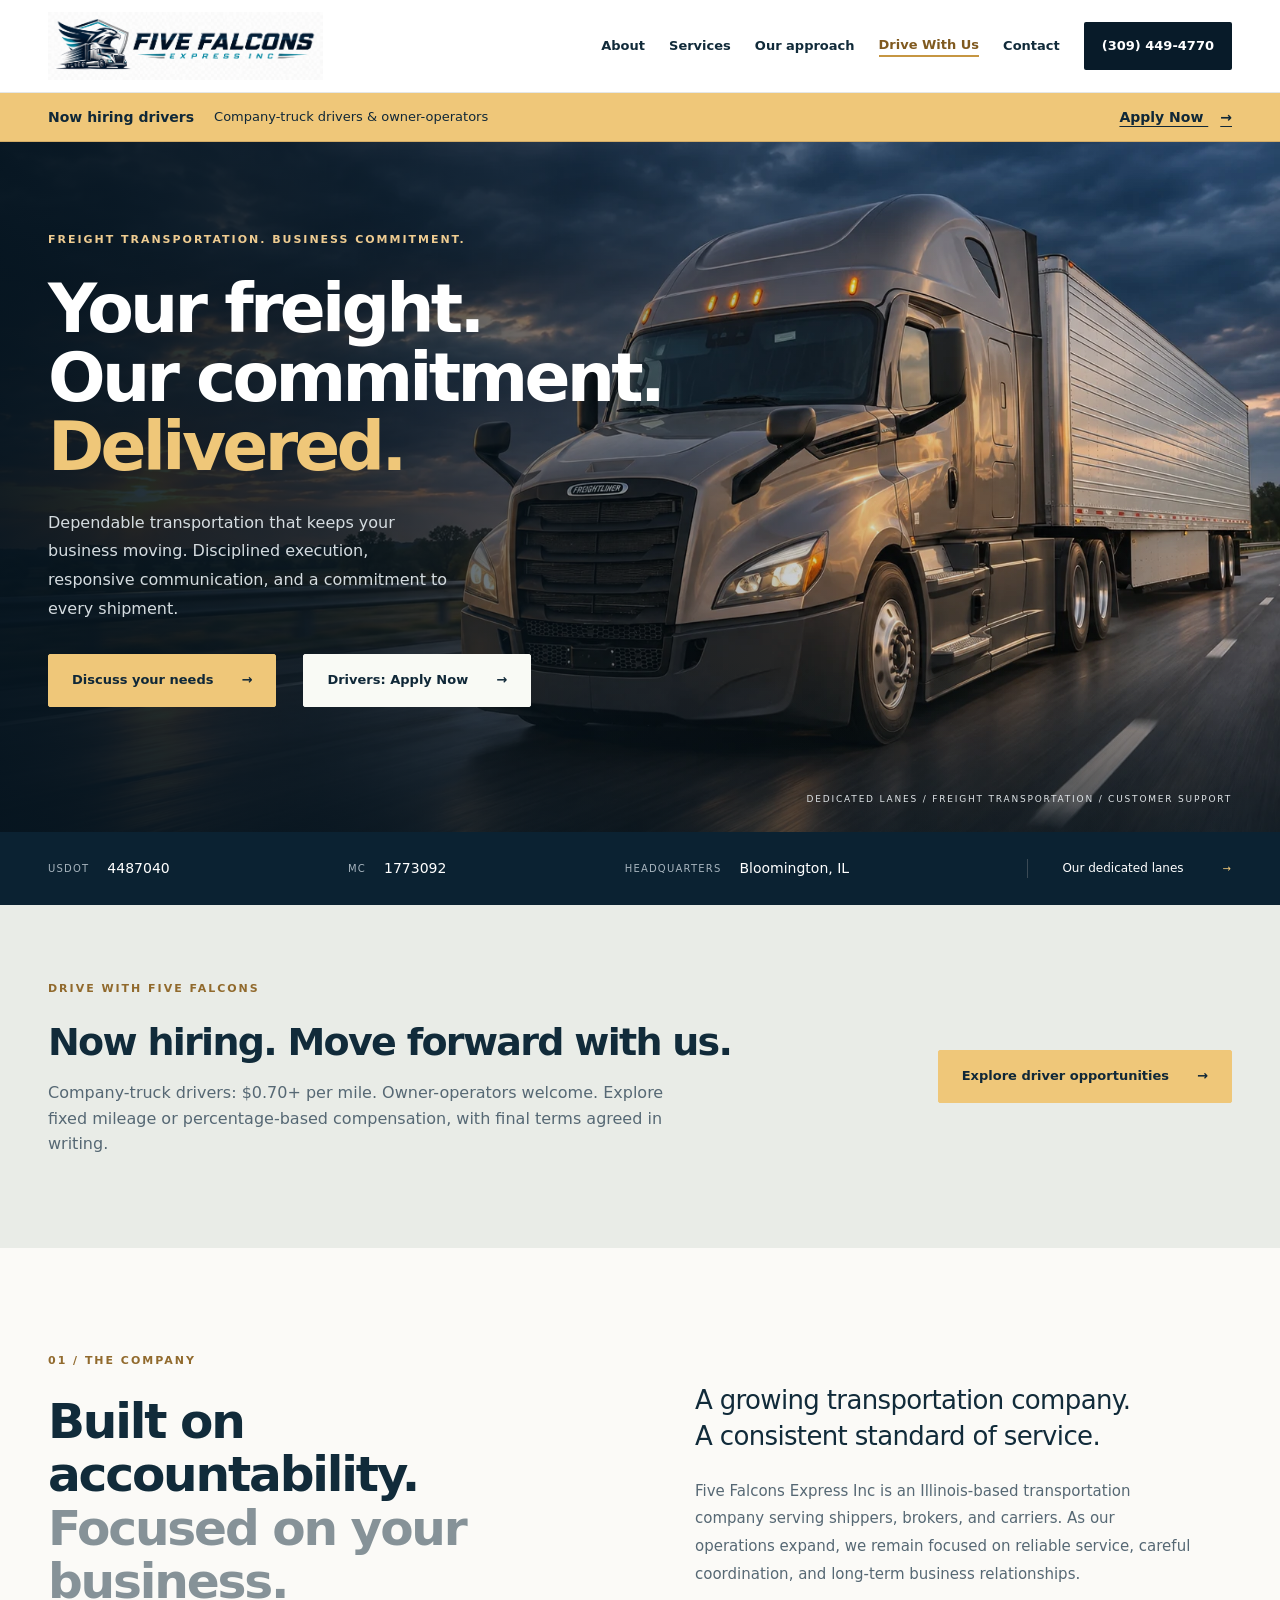
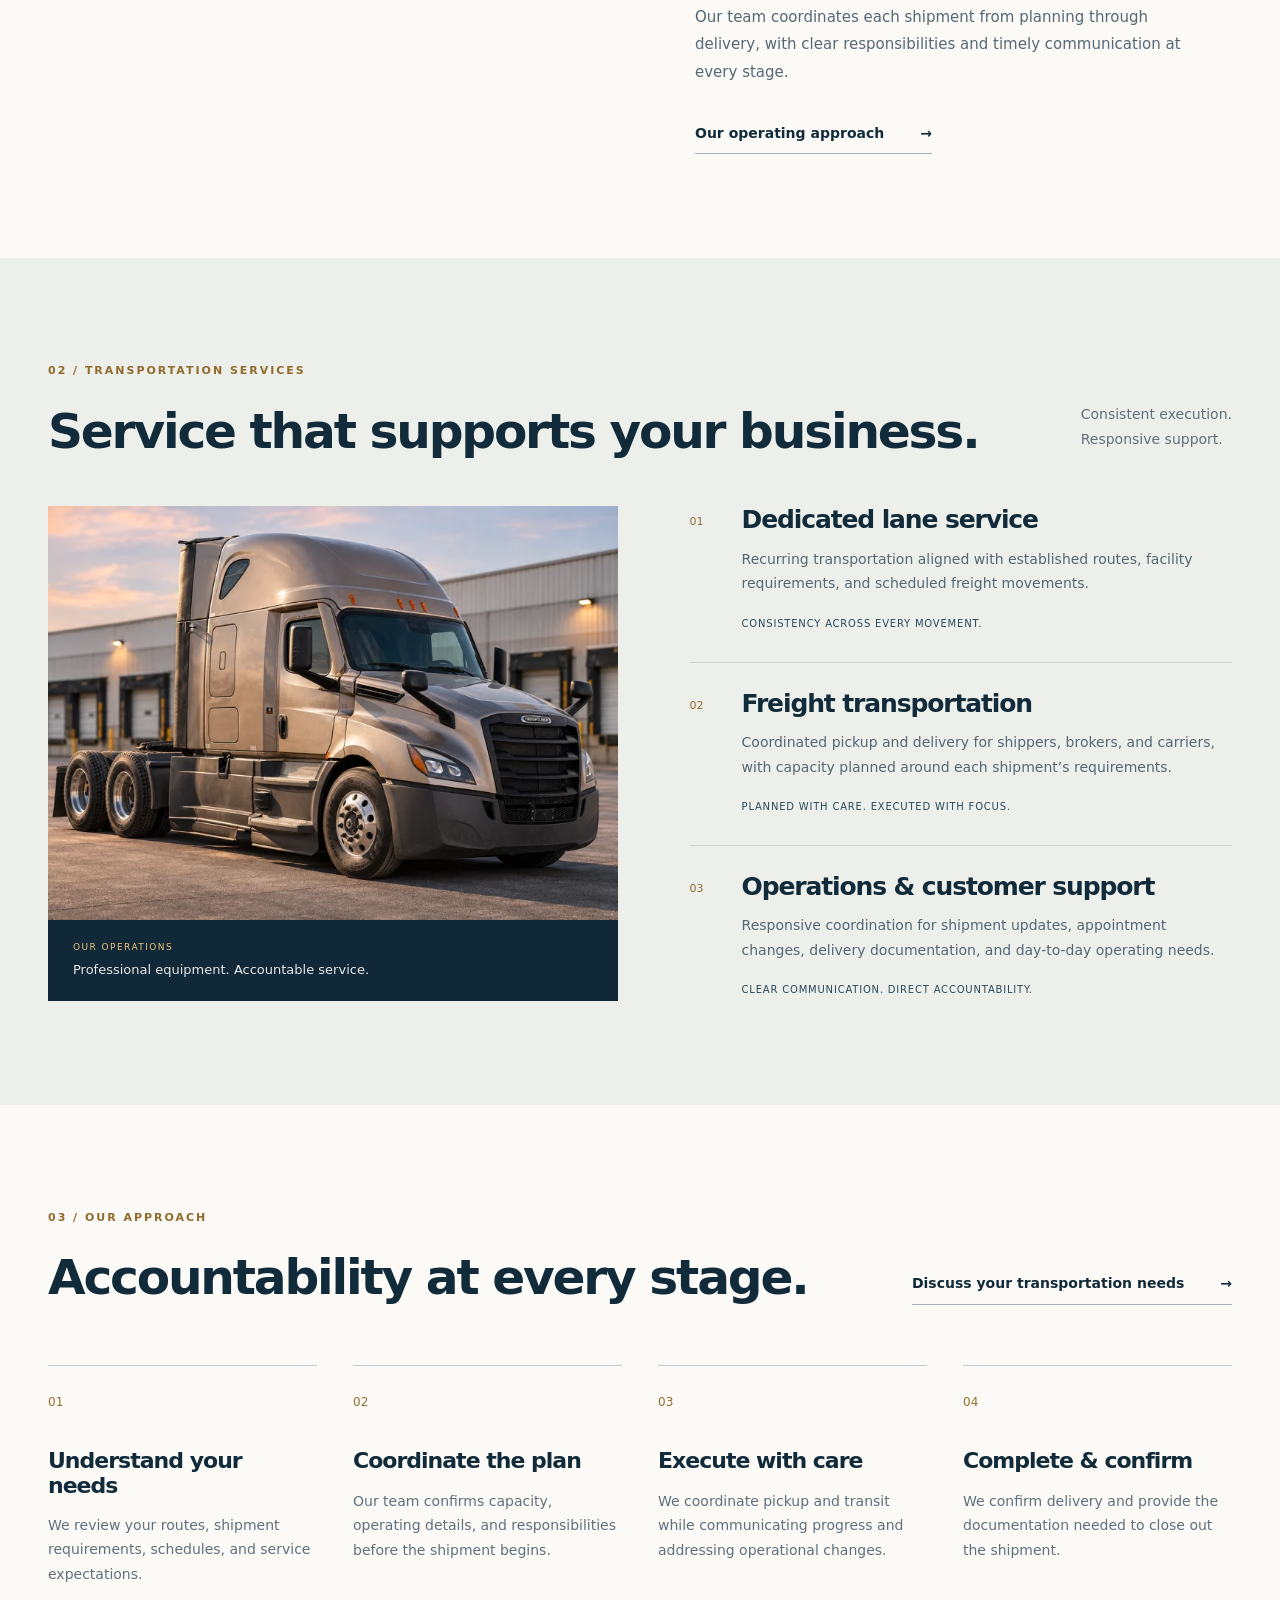
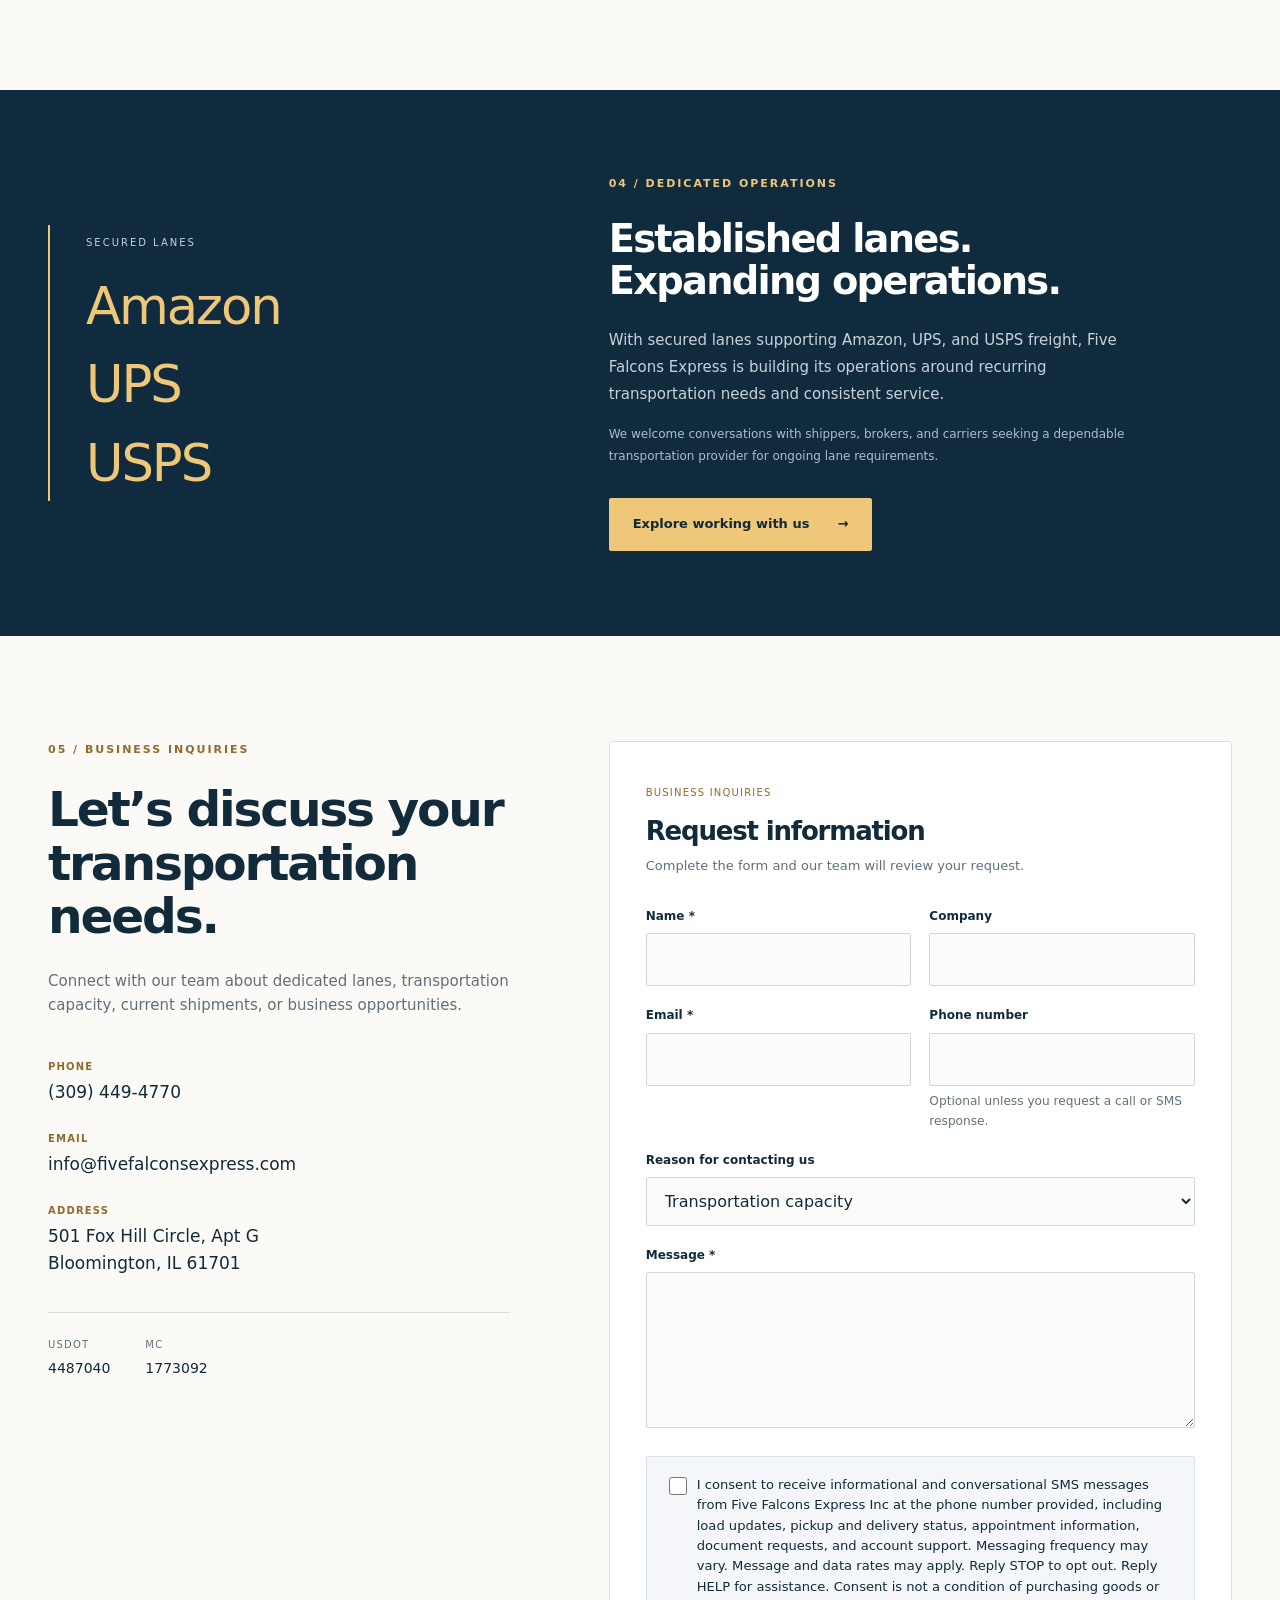
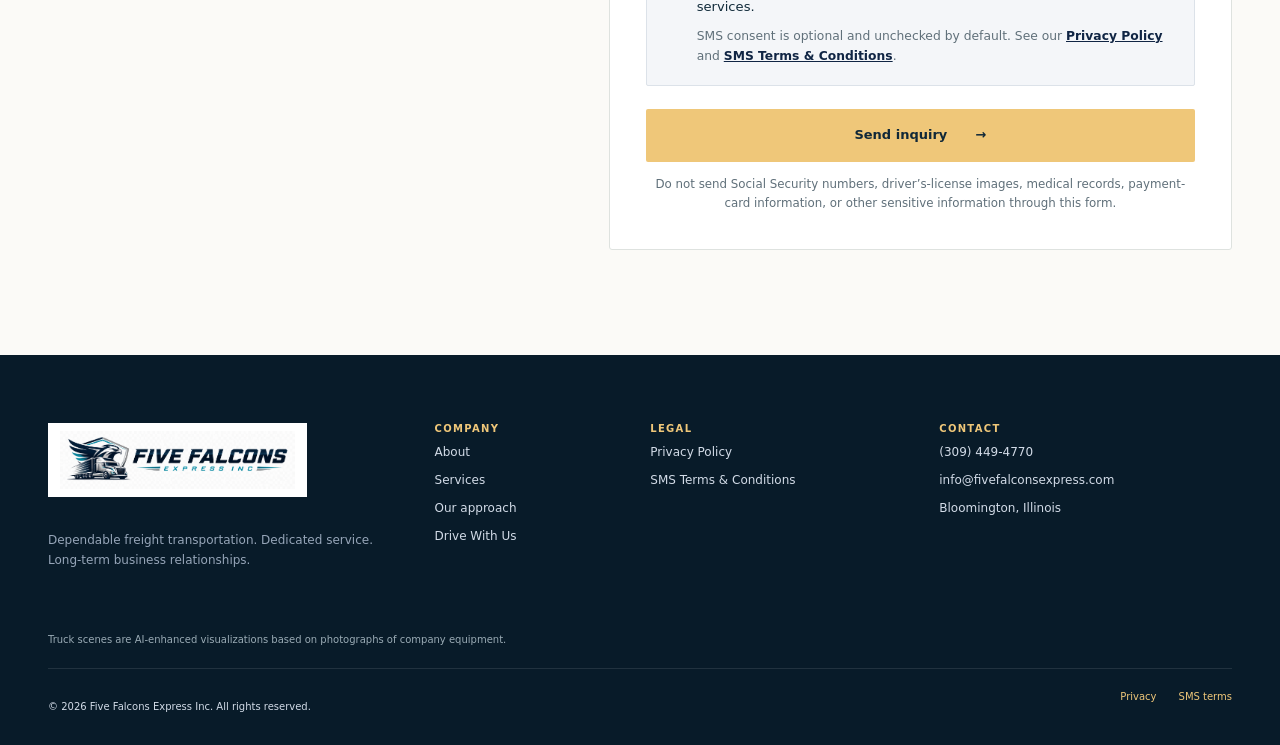
<file: index.html>
<!doctype html>
<html lang="en">
<head>
  <meta charset="utf-8">
  <meta name="viewport" content="width=device-width, initial-scale=1">
  <meta name="description" content="Five Falcons Express Inc provides dependable freight transportation, dedicated lane service, and coordinated logistics support for business customers.">
  <meta name="theme-color" content="#071426">
  <meta property="og:title" content="Five Falcons Express Inc | Freight Transportation">
  <meta property="og:description" content="Dependable freight transportation and dedicated lane service, backed by accountable execution and responsive communication.">
  <meta property="og:type" content="website">
  <meta property="og:url" content="https://www.fivefalconsexpress.com/">
  <title>Five Falcons Express Inc | Freight Transportation</title>
  <link rel="canonical" href="https://www.fivefalconsexpress.com/">
  <link rel="icon" href="favicon.svg" type="image/svg+xml">
  <link rel="stylesheet" href="styles.css">
  <link rel="stylesheet" href="homepage.css?v=20261117-hiring">
  <link rel="stylesheet" href="careers.css">
  <meta property="og:image" content="https://www.fivefalconsexpress.com/assets/cascadia-highway.webp">
  <script defer src="script.js"></script>
</head>
<body class="home">
  <a class="skip-link" href="#main-content">Skip to main content</a>

  <header class="site-header" id="top">
    <div class="container nav-wrap">
      <a class="brand" href="#top" aria-label="Five Falcons home">
        <img class="wordmark" src="assets/five-falcons-header.png" width="2508" height="627" alt="Five Falcons Express Inc">
      </a>

      <button class="menu-toggle" type="button" aria-controls="primary-navigation" aria-expanded="false">
        <span class="sr-only">Open navigation menu</span>
        <span></span><span></span><span></span>
      </button>

      <nav id="primary-navigation" class="primary-nav" aria-label="Primary navigation">
        <a href="#about">About</a>
        <a href="#services">Services</a>
        <a href="#process">Our approach</a>
        <a class="nav-careers" href="careers.html">Drive With Us</a>
        <a href="#contact">Contact</a>
        <a class="nav-phone" href="tel:+13094494770">(309) 449-4770</a>
      </nav>
    </div>
  </header>

  <aside class="hiring-banner" aria-label="Driver recruiting"><div class="container"><p><strong>Now hiring drivers</strong><span>Company-truck drivers &amp; owner-operators</span></p><a href="https://apply.fivefalconsexpress.com/apply">Apply Now <span aria-hidden="true">→</span></a></div></aside>
  <main id="main-content">
    <section class="road-hero" aria-labelledby="hero-title">
      <picture class="hero-photo"><source media="(max-width: 640px)" srcset="assets/cascadia-highway-small.webp"><img src="assets/cascadia-highway.webp" alt="Champagne-gray Freightliner Cascadia hauling a silver trailer through warm sunset light" width="1672" height="941" fetchpriority="high"></picture>
      <div class="hero-shade"></div>
      <div class="container road-hero-content">
        <p class="eyebrow">Freight transportation. Business commitment.</p>
        <h1 id="hero-title">Your freight.<br>Our commitment.<br><span>Delivered.</span></h1>
        <p class="road-hero-lead">Dependable transportation that keeps your business moving. Disciplined execution, responsive communication, and a commitment to every shipment.</p>
        <div class="hero-actions"><a class="button button-primary" href="#contact">Discuss your needs <span aria-hidden="true">→</span></a><a class="button hero-driver-button" href="https://apply.fivefalconsexpress.com/apply">Drivers: Apply Now <span aria-hidden="true">→</span></a></div>
      </div>
      <div class="hero-caption">DEDICATED LANES / FREIGHT TRANSPORTATION / CUSTOMER SUPPORT</div>
    </section>
    <section class="credential-bar" aria-label="Carrier credentials">
      <div class="container credential-inner"><div><span>USDOT</span><strong>4487040</strong></div><div><span>MC</span><strong>1773092</strong></div><div><span>Headquarters</span><strong>Bloomington, IL</strong></div><a href="#coverage">Our dedicated lanes <span aria-hidden="true">→</span></a></div>
    </section>

    <section class="careers-teaser" id="careers"><div class="container"><div><p class="eyebrow">Drive with Five Falcons</p><h2>Now hiring. Move forward with us.</h2><p>Company-truck drivers: $0.70+ per mile. Owner-operators welcome. Explore fixed mileage or percentage-based compensation, with final terms agreed in writing.</p></div><a class="button button-primary" href="careers.html">Explore driver opportunities <span aria-hidden="true">→</span></a></div></section>

    <section class="editorial-section" id="about">
      <div class="container about-layout">
        <div><p class="eyebrow">01 / The company</p><h2>Built on accountability.<br><span class="muted-heading">Focused on your business.</span></h2></div>
        <div class="about-copy"><p class="intro-statement">A growing transportation company.<br>A consistent standard of service.</p><p>Five Falcons Express Inc is an Illinois-based transportation company serving shippers, brokers, and carriers. As our operations expand, we remain focused on reliable service, careful coordination, and long-term business relationships.</p><p>Our team coordinates each shipment from planning through delivery, with clear responsibilities and timely communication at every stage.</p><a class="text-link" href="#process">Our operating approach <span aria-hidden="true">→</span></a></div>
      </div>
    </section>

    <section class="editorial-section capabilities" id="services">
      <div class="container"><div class="section-title-row"><div><p class="eyebrow">02 / Transportation services</p><h2>Service that supports your business.</h2></div><p>Consistent execution.<br>Responsive support.</p></div>
        <div class="capability-layout">
          <figure class="equipment-photo"><img src="assets/cascadia-terminal.webp" srcset="assets/cascadia-terminal-small.webp 840w, assets/cascadia-terminal.webp 1536w" sizes="(max-width: 800px) 100vw, 50vw" alt="Champagne-gray Freightliner Cascadia at a freight terminal in late-afternoon light" width="1536" height="1024" loading="lazy"><figcaption><span>OUR OPERATIONS</span>Professional equipment. Accountable service.</figcaption></figure>
          <div class="service-list"><article><span class="service-number">01</span><div><h3>Dedicated lane service</h3><p>Recurring transportation aligned with established routes, facility requirements, and scheduled freight movements.</p><span class="service-tag">Consistency across every movement.</span></div></article><article><span class="service-number">02</span><div><h3>Freight transportation</h3><p>Coordinated pickup and delivery for shippers, brokers, and carriers, with capacity planned around each shipment’s requirements.</p><span class="service-tag">Planned with care. Executed with focus.</span></div></article><article><span class="service-number">03</span><div><h3>Operations &amp; customer support</h3><p>Responsive coordination for shipment updates, appointment changes, delivery documentation, and day-to-day operating needs.</p><span class="service-tag">Clear communication. Direct accountability.</span></div></article></div>
        </div>
      </div>
    </section>

    <section class="editorial-section process-section" id="process"><div class="container"><div class="section-title-row"><div><p class="eyebrow">03 / Our approach</p><h2>Accountability at every stage.</h2></div><a class="text-link" href="#contact">Discuss your transportation needs <span aria-hidden="true">→</span></a></div>
      <ol class="steps"><li><span>01</span><h3>Understand your needs</h3><p>We review your routes, shipment requirements, schedules, and service expectations.</p></li><li><span>02</span><h3>Coordinate the plan</h3><p>Our team confirms capacity, operating details, and responsibilities before the shipment begins.</p></li><li><span>03</span><h3>Execute with care</h3><p>We coordinate pickup and transit while communicating progress and addressing operational changes.</p></li><li><span>04</span><h3>Complete &amp; confirm</h3><p>We confirm delivery and provide the documentation needed to close out the shipment.</p></li></ol>
    </div></section>

    <section class="coverage-story" id="coverage"><div class="container coverage-story-inner"><div class="lane-names" aria-label="Secured lanes supporting Amazon, UPS, and USPS"><span>SECURED LANES</span><strong>Amazon</strong><strong>UPS</strong><strong>USPS</strong></div><div><p class="eyebrow">04 / Dedicated operations</p><h2>Established lanes.<br>Expanding operations.</h2><p>With secured lanes supporting Amazon, UPS, and USPS freight, Five Falcons Express is building its operations around recurring transportation needs and consistent service.</p><p class="coverage-note">We welcome conversations with shippers, brokers, and carriers seeking a dependable transportation provider for ongoing lane requirements.</p><a class="button button-primary" href="#contact">Explore working with us <span aria-hidden="true">→</span></a></div></div></section>


    <section class="section contact-section" id="contact">
      <div class="container contact-grid">
        <div class="contact-copy reveal">
          <p class="eyebrow">05 / Business inquiries</p>
          <h2>Let’s discuss your<br>transportation needs.</h2>
          <p>Connect with our team about dedicated lanes, transportation capacity, current shipments, or business opportunities.</p>

          <address class="contact-details">
            <a href="tel:+13094494770"><span>Phone</span>(309) 449-4770</a>
            <a href="mailto:info@fivefalconsexpress.com"><span>Email</span>info@fivefalconsexpress.com</a>
            <p><span>Address</span>501 Fox Hill Circle, Apt G<br>Bloomington, IL 61701</p>
          </address>

          <div class="contact-credential-card">
            <div><span>USDOT</span><strong>4487040</strong></div>
            <div><span>MC</span><strong>1773092</strong></div>
          </div>
        </div>

        <div class="form-panel reveal">
          <div class="form-panel-heading">
            <span>Business inquiries</span>
            <h3>Request information</h3>
            <p>Complete the form and our team will review your request.</p>
          </div>
          <form id="contact-form" action="https://formsubmit.co/info@fivefalconsexpress.com" method="POST">
            <input type="hidden" name="_subject" value="New Five Falcons website inquiry">
            <input type="hidden" name="_template" value="table">
            <input type="hidden" name="_captcha" value="true">
            <input type="hidden" name="_next" value="https://www.fivefalconsexpress.com/thank-you.html">
            <input type="hidden" name="submission_page" value="https://www.fivefalconsexpress.com/#contact">
            <input type="hidden" name="submitted_at" id="submitted-at" value="">
            <input type="hidden" name="sms_consent_language_version" value="Five Falcons website informational SMS consent - 2026-07-21">
            <input class="honeypot" type="text" name="_honey" tabindex="-1" autocomplete="off" aria-hidden="true">

            <div class="form-row">
              <div class="field">
                <label for="name">Name <span aria-hidden="true">*</span></label>
                <input id="name" name="name" type="text" autocomplete="name" required>
              </div>
              <div class="field">
                <label for="company">Company</label>
                <input id="company" name="company" type="text" autocomplete="organization">
              </div>
            </div>

            <div class="form-row">
              <div class="field">
                <label for="email">Email <span aria-hidden="true">*</span></label>
                <input id="email" name="email" type="email" autocomplete="email" required>
              </div>
              <div class="field">
                <label for="phone">Phone number</label>
                <input id="phone" name="phone" type="tel" autocomplete="tel" inputmode="tel" aria-describedby="phone-help">
                <small id="phone-help">Optional unless you request a call or SMS response.</small>
              </div>
            </div>

            <div class="field">
              <label for="inquiry-type">Reason for contacting us</label>
              <select id="inquiry-type" name="inquiry_type">
                <option value="Transportation capacity">Transportation capacity</option>
                <option value="Dedicated lane opportunity">Dedicated lane opportunity</option>
                <option value="Existing shipment update">Existing shipment update</option>
                <option value="Documents or billing">Documents or billing</option>
                <option value="General business inquiry">General business inquiry</option>
              </select>
            </div>

            <div class="field">
              <label for="message">Message <span aria-hidden="true">*</span></label>
              <textarea id="message" name="message" rows="5" required></textarea>
            </div>

            <div class="sms-consent">
              <label class="checkbox-label" for="sms-consent">
                <input id="sms-consent" name="sms_consent" type="checkbox" value="YES - User expressly opted in to informational and conversational SMS">
                <span>I consent to receive informational and conversational SMS messages from Five Falcons Express Inc at the phone number provided, including load updates, pickup and delivery status, appointment information, document requests, and account support. Messaging frequency may vary. Message and data rates may apply. Reply STOP to opt out. Reply HELP for assistance. Consent is not a condition of purchasing goods or services.</span>
              </label>
              <p>SMS consent is optional and unchecked by default. See our <a href="/privacy-policy/">Privacy Policy</a> and <a href="/terms-and-conditions/">SMS Terms &amp; Conditions</a>.</p>
              <p class="form-error" id="sms-error" role="alert" hidden>Please enter a phone number before selecting SMS consent.</p>
            </div>

            <button class="button button-primary submit-button" type="submit">Send inquiry <span aria-hidden="true">→</span></button>
            <p class="form-note">Do not send Social Security numbers, driver’s-license images, medical records, payment-card information, or other sensitive information through this form.</p>
          </form>
        </div>
      </div>
    </section>
  </main>

  <footer class="site-footer">
    <div class="container footer-grid">
      <div>
        <a class="brand footer-brand" href="#top">
          <img class="wordmark" src="assets/five-falcons-header.png" width="2508" height="627" alt="Five Falcons Express Inc">
        </a>
        <p>Dependable freight transportation. Dedicated service. Long-term business relationships.</p>
      </div>
      <div>
        <h2>Company</h2>
        <a href="#about">About</a>
        <a href="#services">Services</a>
        <a href="#process">Our approach</a>
        <a class="nav-careers" href="careers.html">Drive With Us</a>
      </div>
      <div>
        <h2>Legal</h2>
        <a href="/privacy-policy/">Privacy Policy</a>
        <a href="/terms-and-conditions/">SMS Terms &amp; Conditions</a>
      </div>
      <div>
        <h2>Contact</h2>
        <a href="tel:+13094494770">(309) 449-4770</a>
        <a href="mailto:info@fivefalconsexpress.com">info@fivefalconsexpress.com</a>
        <span>Bloomington, Illinois</span>
      </div>
    </div>
    <div class="container image-disclosure">Truck scenes are AI-enhanced visualizations based on photographs of company equipment.</div>
    <div class="container footer-bottom">
      <p>© <span id="current-year">2026</span> Five Falcons Express Inc. All rights reserved.</p>
      <nav aria-label="Footer legal navigation"><a href="/privacy-policy/">Privacy</a><a href="/terms-and-conditions/">SMS terms</a></nav>
    </div>
  </footer>
</body>
</html>
</file>
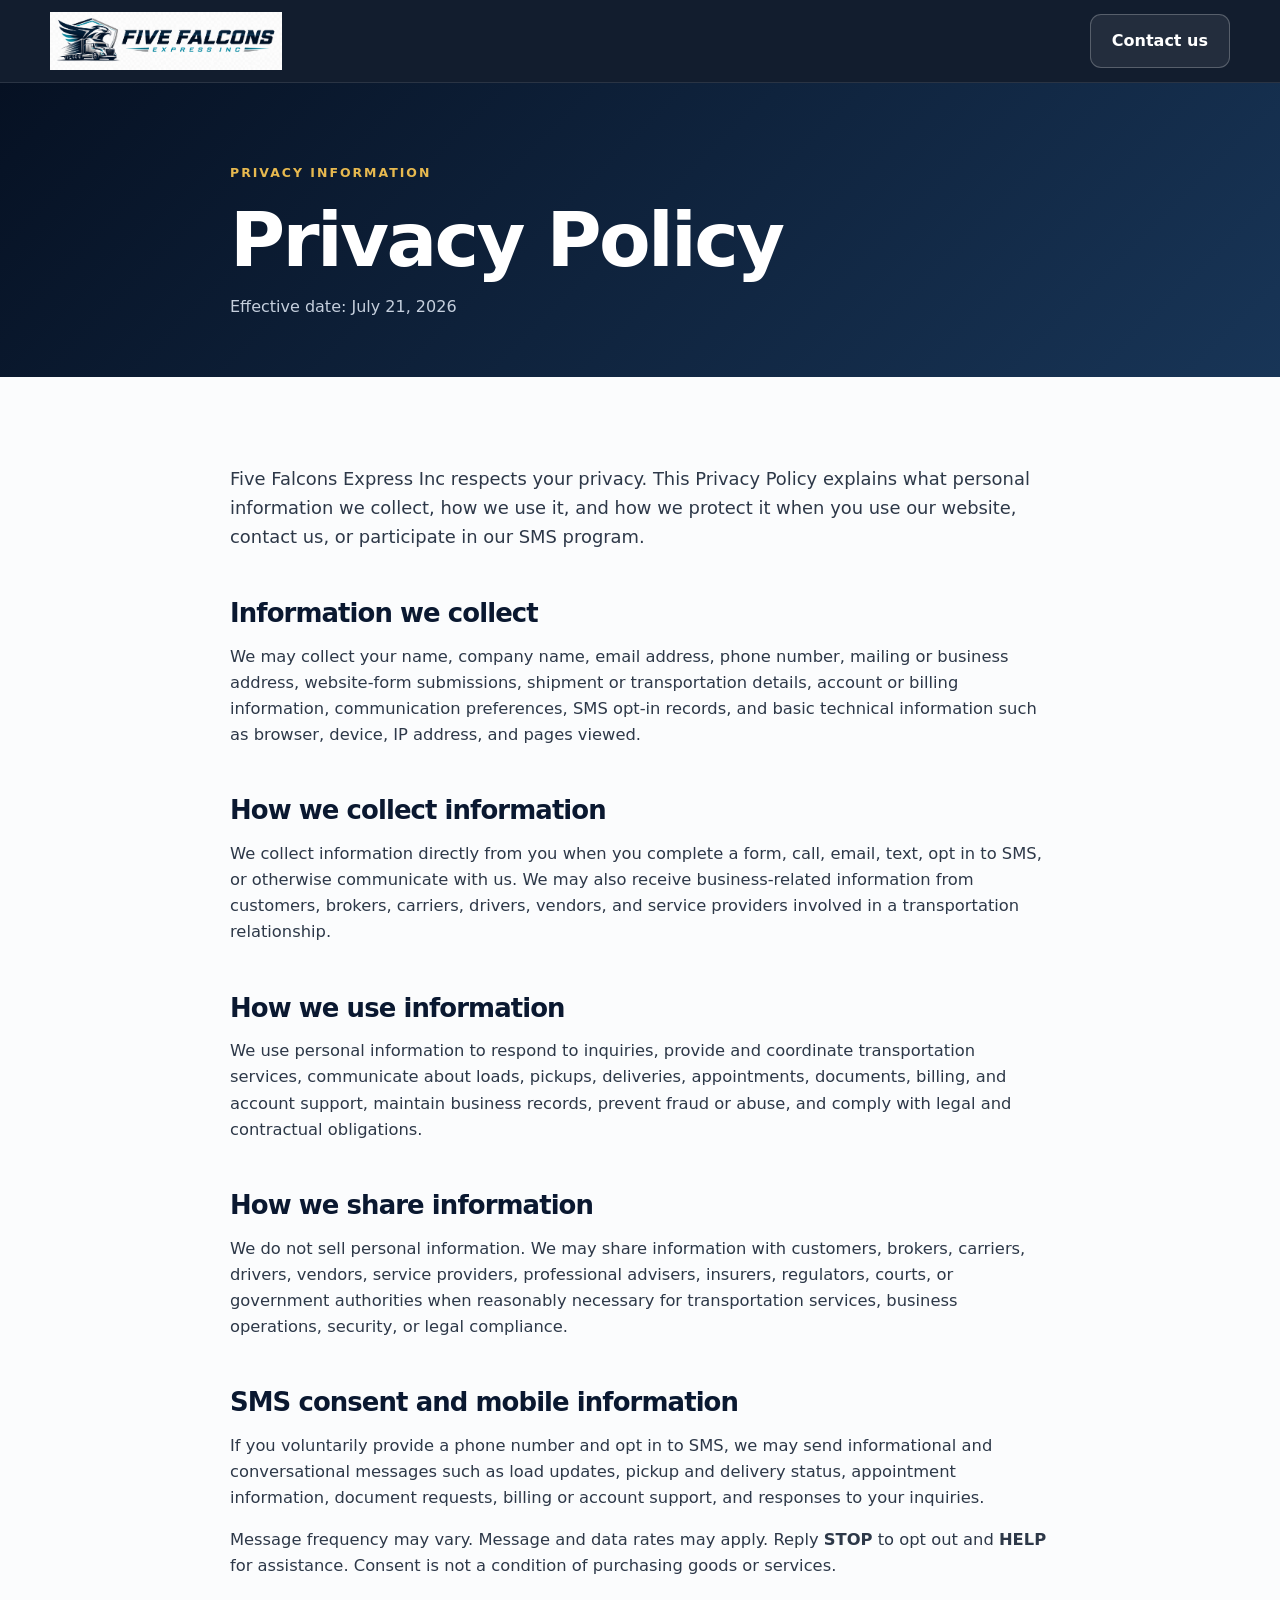
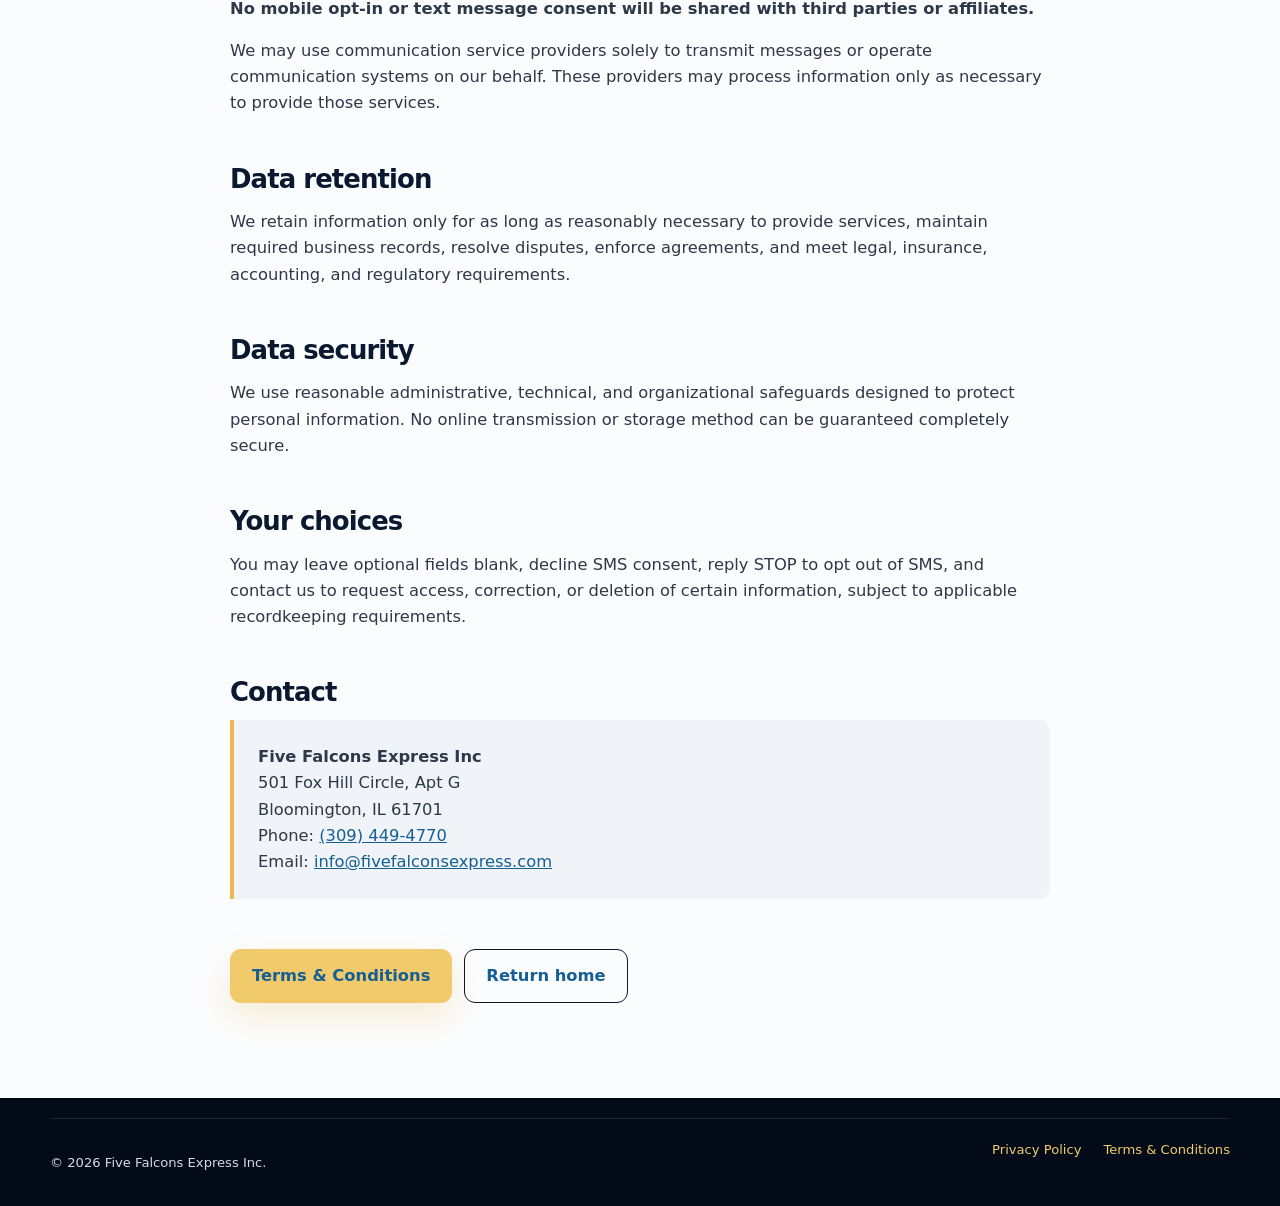
<file: privacy-policy/index.html>
<!doctype html>
<html lang="en">
<head>
  <meta charset="utf-8">
  <meta name="viewport" content="width=device-width, initial-scale=1">
  <meta name="description" content="Privacy Policy for Five Falcons Express Inc, including SMS consent disclosures.">
  <title>Privacy Policy | Five Falcons Express Inc</title>
  <link rel="canonical" href="https://www.fivefalconsexpress.com/privacy-policy/">
  <link rel="stylesheet" href="../styles.css">
  <script defer src="../script.js"></script>
</head>
<body>
  <header class="site-header compact-header">
    <div class="container nav-wrap">
      <a class="brand" href="../index.html"><span class="brand-mark" aria-hidden="true">5F</span><span class="brand-copy"><strong>Five Falcons</strong><small>Express Inc</small></span></a>
      <a class="button button-secondary header-button" href="../index.html#contact">Contact us</a>
    </div>
  </header>
  <main class="legal-main">
    <section class="legal-hero"><div class="container narrow-container"><p class="eyebrow">Privacy information</p><h1>Privacy Policy</h1><p>Effective date: July 21, 2026</p></div></section>
    <article class="container narrow-container legal-content">
      <p>Five Falcons Express Inc respects your privacy. This Privacy Policy explains what personal information we collect, how we use it, and how we protect it when you use our website, contact us, or participate in our SMS program.</p>
      <h2>Information we collect</h2>
      <p>We may collect your name, company name, email address, phone number, mailing or business address, website-form submissions, shipment or transportation details, account or billing information, communication preferences, SMS opt-in records, and basic technical information such as browser, device, IP address, and pages viewed.</p>
      <h2>How we collect information</h2>
      <p>We collect information directly from you when you complete a form, call, email, text, opt in to SMS, or otherwise communicate with us. We may also receive business-related information from customers, brokers, carriers, drivers, vendors, and service providers involved in a transportation relationship.</p>
      <h2>How we use information</h2>
      <p>We use personal information to respond to inquiries, provide and coordinate transportation services, communicate about loads, pickups, deliveries, appointments, documents, billing, and account support, maintain business records, prevent fraud or abuse, and comply with legal and contractual obligations.</p>
      <h2>How we share information</h2>
      <p>We do not sell personal information. We may share information with customers, brokers, carriers, drivers, vendors, service providers, professional advisers, insurers, regulators, courts, or government authorities when reasonably necessary for transportation services, business operations, security, or legal compliance.</p>
      <h2>SMS consent and mobile information</h2>
      <p>If you voluntarily provide a phone number and opt in to SMS, we may send informational and conversational messages such as load updates, pickup and delivery status, appointment information, document requests, billing or account support, and responses to your inquiries.</p>
      <p>Message frequency may vary. Message and data rates may apply. Reply <strong>STOP</strong> to opt out and <strong>HELP</strong> for assistance. Consent is not a condition of purchasing goods or services.</p>
      <p><strong>No mobile opt-in or text message consent will be shared with third parties or affiliates.</strong></p>
      <p>We may use communication service providers solely to transmit messages or operate communication systems on our behalf. These providers may process information only as necessary to provide those services.</p>
      <h2>Data retention</h2>
      <p>We retain information only for as long as reasonably necessary to provide services, maintain required business records, resolve disputes, enforce agreements, and meet legal, insurance, accounting, and regulatory requirements.</p>
      <h2>Data security</h2>
      <p>We use reasonable administrative, technical, and organizational safeguards designed to protect personal information. No online transmission or storage method can be guaranteed completely secure.</p>
      <h2>Your choices</h2>
      <p>You may leave optional fields blank, decline SMS consent, reply STOP to opt out of SMS, and contact us to request access, correction, or deletion of certain information, subject to applicable recordkeeping requirements.</p>
      <h2>Contact</h2>
      <address class="legal-address"><strong>Five Falcons Express Inc</strong><br>501 Fox Hill Circle, Apt G<br>Bloomington, IL 61701<br>Phone: <a href="tel:+13094494770">(309) 449-4770</a><br>Email: <a href="mailto:info@fivefalconsexpress.com">info@fivefalconsexpress.com</a></address>
      <div class="legal-actions"><a class="button button-primary" href="../terms-and-conditions/">Terms &amp; Conditions</a><a class="button button-secondary dark-text-button" href="../index.html">Return home</a></div>
    </article>
  </main>
  <footer class="site-footer simple-footer"><div class="container footer-bottom"><p>&copy; <span id="current-year">2026</span> Five Falcons Express Inc.</p><nav><a href="./" aria-current="page">Privacy Policy</a><a href="../terms-and-conditions/">Terms &amp; Conditions</a></nav></div></footer>
</body>
</html>
</file>
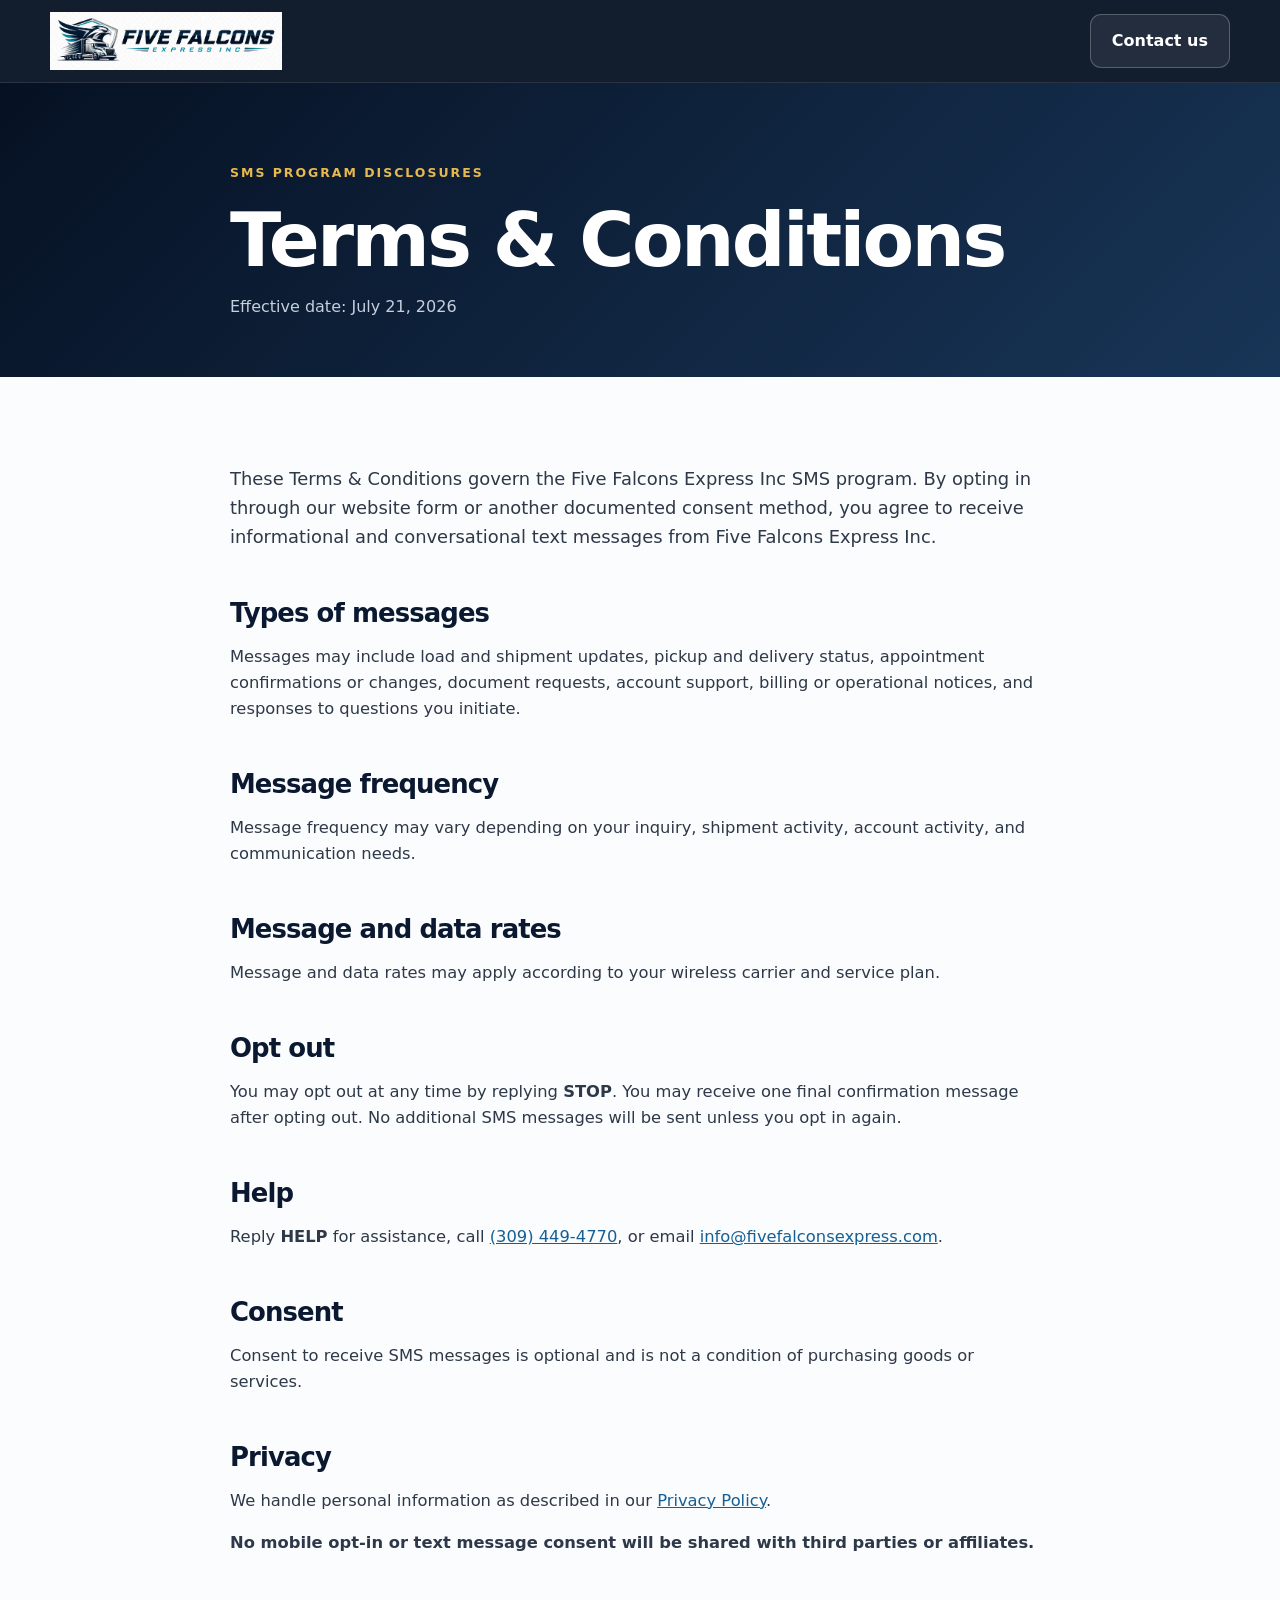
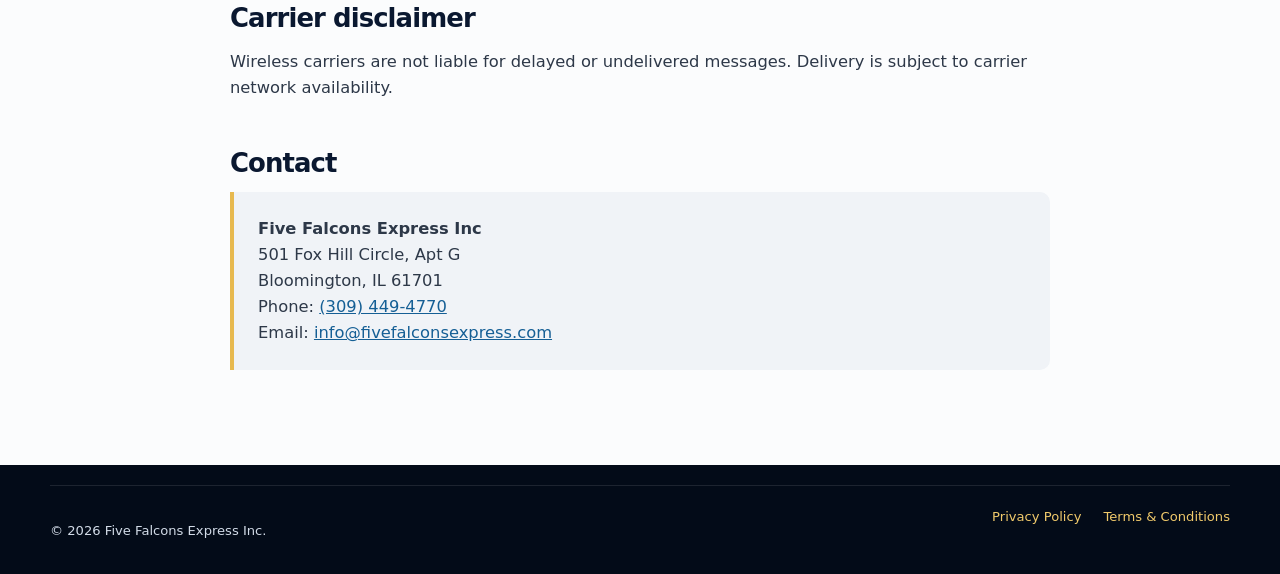
<file: terms-and-conditions/index.html>
<!doctype html>
<html lang="en">
<head>
  <meta charset="utf-8">
  <meta name="viewport" content="width=device-width, initial-scale=1">
  <meta name="description" content="SMS Terms and Conditions for Five Falcons Express Inc.">
  <title>Terms &amp; Conditions | Five Falcons Express Inc</title>
  <link rel="canonical" href="https://www.fivefalconsexpress.com/terms-and-conditions/">
  <link rel="stylesheet" href="../styles.css">
  <script defer src="../script.js"></script>
</head>
<body>
  <header class="site-header compact-header">
    <div class="container nav-wrap">
      <a class="brand" href="../index.html"><span class="brand-mark" aria-hidden="true">5F</span><span class="brand-copy"><strong>Five Falcons</strong><small>Express Inc</small></span></a>
      <a class="button button-secondary header-button" href="../index.html#contact">Contact us</a>
    </div>
  </header>
  <main class="legal-main">
    <section class="legal-hero"><div class="container narrow-container"><p class="eyebrow">SMS program disclosures</p><h1>Terms &amp; Conditions</h1><p>Effective date: July 21, 2026</p></div></section>
    <article class="container narrow-container legal-content">
      <p>These Terms &amp; Conditions govern the Five Falcons Express Inc SMS program. By opting in through our website form or another documented consent method, you agree to receive informational and conversational text messages from Five Falcons Express Inc.</p>
      <h2>Types of messages</h2>
      <p>Messages may include load and shipment updates, pickup and delivery status, appointment confirmations or changes, document requests, account support, billing or operational notices, and responses to questions you initiate.</p>
      <h2>Message frequency</h2>
      <p>Message frequency may vary depending on your inquiry, shipment activity, account activity, and communication needs.</p>
      <h2>Message and data rates</h2>
      <p>Message and data rates may apply according to your wireless carrier and service plan.</p>
      <h2>Opt out</h2>
      <p>You may opt out at any time by replying <strong>STOP</strong>. You may receive one final confirmation message after opting out. No additional SMS messages will be sent unless you opt in again.</p>
      <h2>Help</h2>
      <p>Reply <strong>HELP</strong> for assistance, call <a href="tel:+13094494770">(309) 449-4770</a>, or email <a href="mailto:info@fivefalconsexpress.com">info@fivefalconsexpress.com</a>.</p>
      <h2>Consent</h2>
      <p>Consent to receive SMS messages is optional and is not a condition of purchasing goods or services.</p>
      <h2>Privacy</h2>
      <p>We handle personal information as described in our <a href="../privacy-policy/">Privacy Policy</a>.</p>
      <p><strong>No mobile opt-in or text message consent will be shared with third parties or affiliates.</strong></p>
      <h2>Carrier disclaimer</h2>
      <p>Wireless carriers are not liable for delayed or undelivered messages. Delivery is subject to carrier network availability.</p>
      <h2>Contact</h2>
      <address class="legal-address"><strong>Five Falcons Express Inc</strong><br>501 Fox Hill Circle, Apt G<br>Bloomington, IL 61701<br>Phone: <a href="tel:+13094494770">(309) 449-4770</a><br>Email: <a href="mailto:info@fivefalconsexpress.com">info@fivefalconsexpress.com</a></address>
    </article>
  </main>
  <footer class="site-footer simple-footer"><div class="container footer-bottom"><p>&copy; <span id="current-year">2026</span> Five Falcons Express Inc.</p><nav><a href="../privacy-policy/">Privacy Policy</a><a href="./" aria-current="page">Terms &amp; Conditions</a></nav></div></footer>
</body>
</html>
</file>
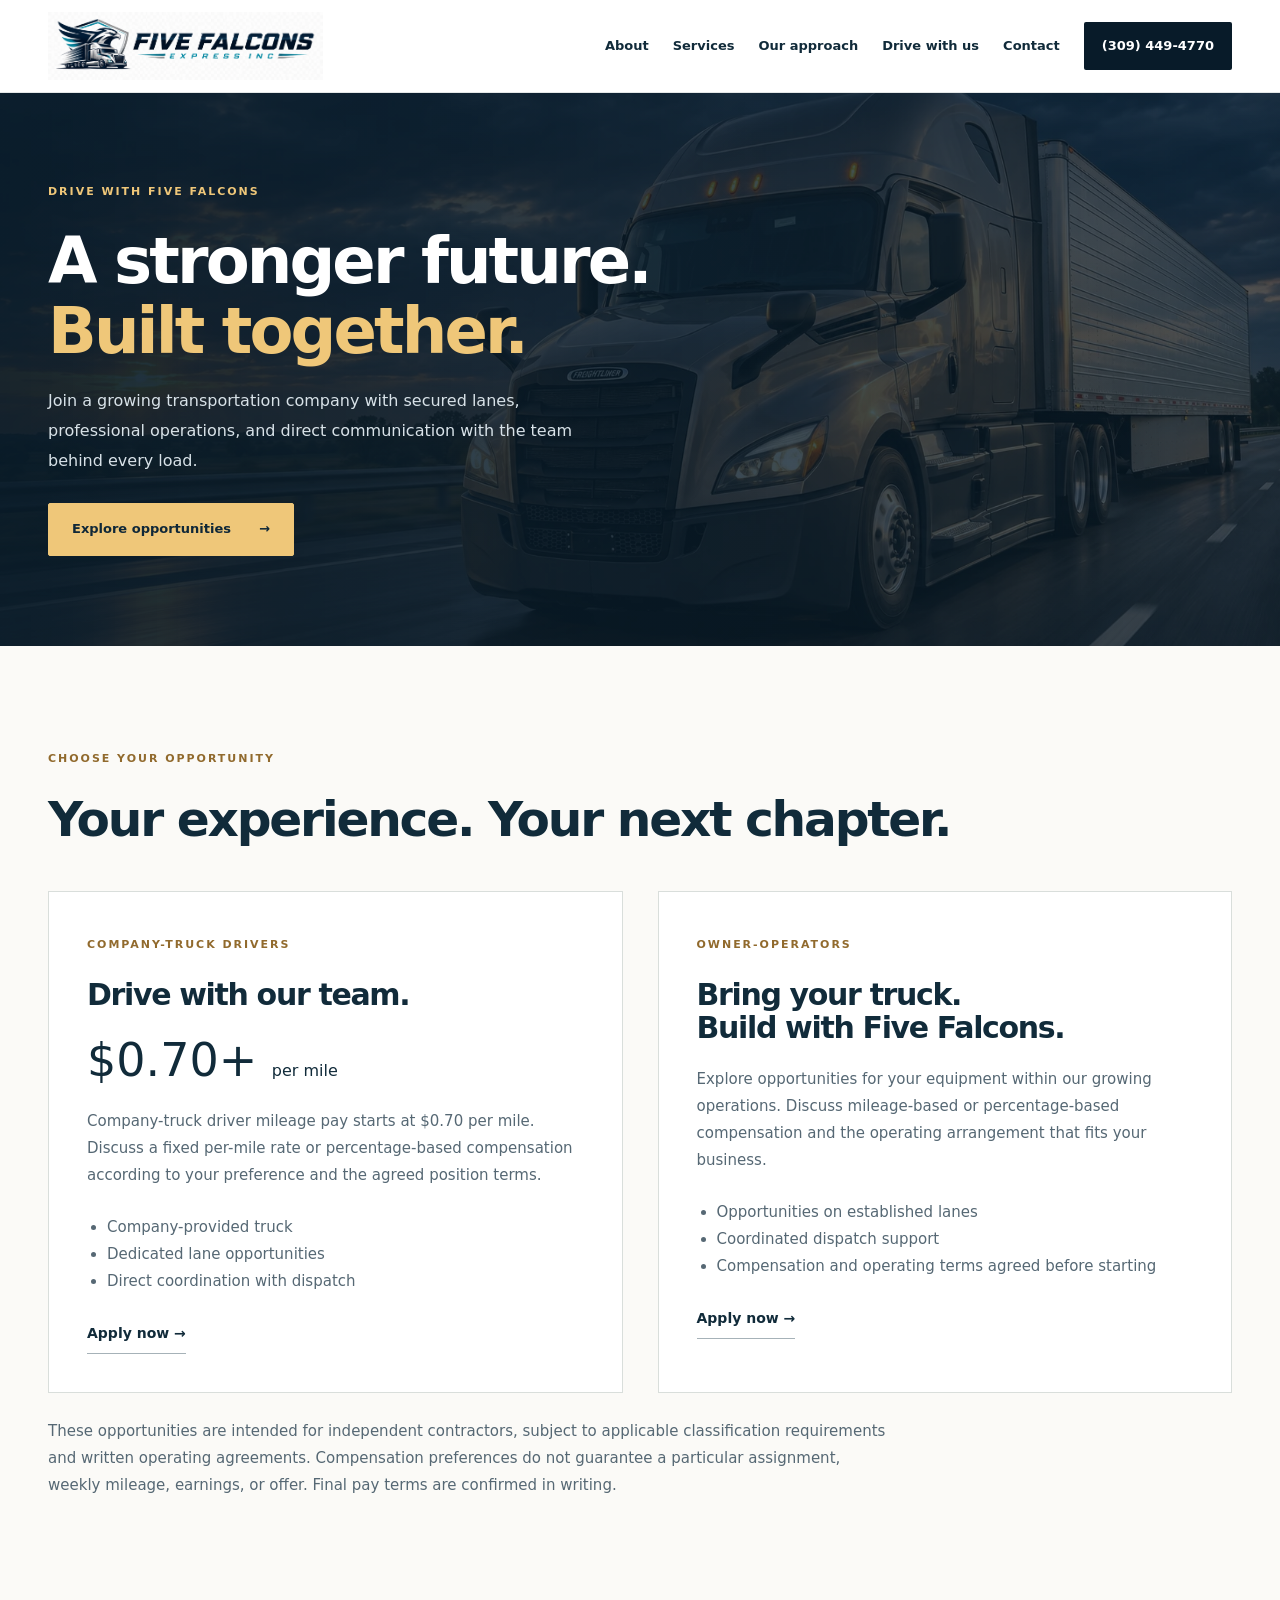
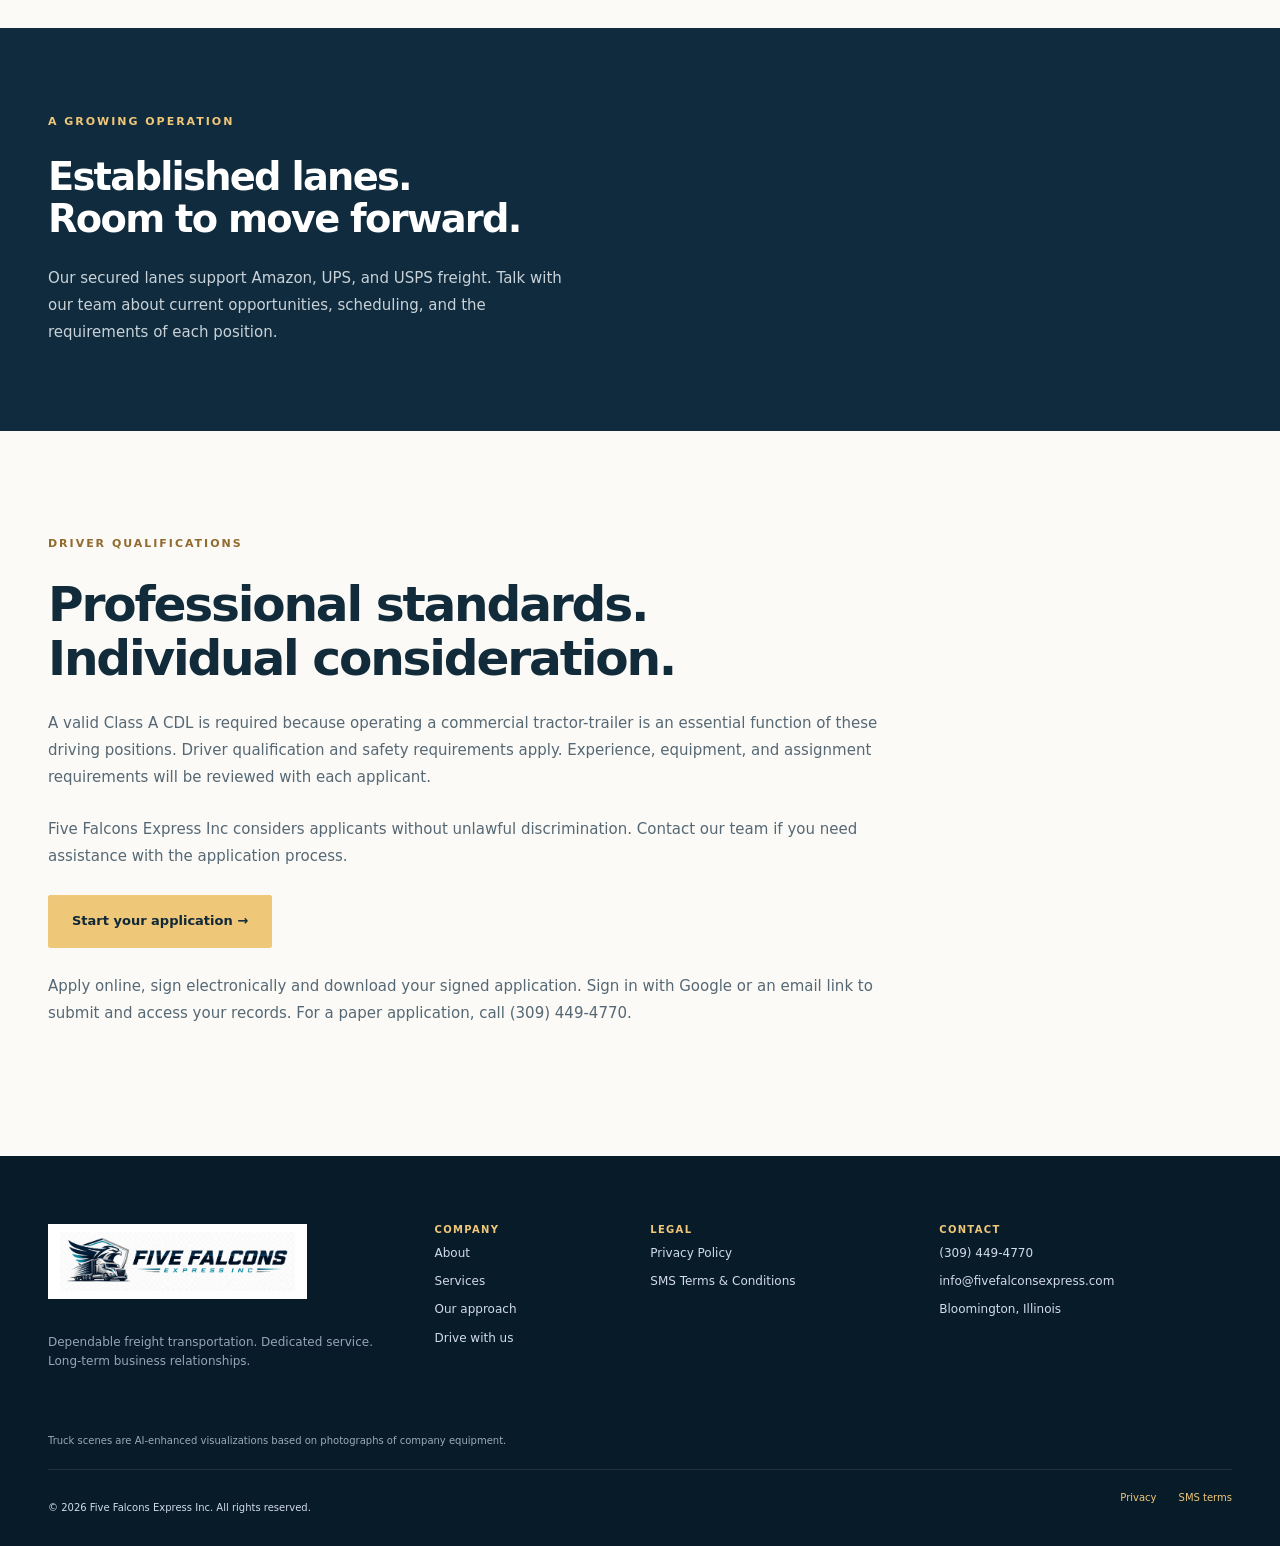
<file: careers.html>
<!doctype html><html lang="en"><head><meta charset="utf-8"><meta name="viewport" content="width=device-width,initial-scale=1"><title>Driver opportunities | Five Falcons Express</title><link rel="icon" href="favicon.svg"><link rel="stylesheet" href="styles.css"><link rel="stylesheet" href="homepage.css"><link rel="stylesheet" href="careers.css"><script defer src="script.js"></script></head><body class="home careers-page"><a class="skip-link" href="#main-content">Skip to main content</a>
  <header class="site-header" id="top">
    <div class="container nav-wrap">
      <a class="brand" href="index.html#top" aria-label="Five Falcons home">
        <img class="wordmark" src="assets/five-falcons-header.png" width="2508" height="627" alt="Five Falcons Express Inc">
      </a>

      <button class="menu-toggle" type="button" aria-controls="primary-navigation" aria-expanded="false">
        <span class="sr-only">Open navigation menu</span>
        <span></span><span></span><span></span>
      </button>

      <nav id="primary-navigation" class="primary-nav" aria-label="Primary navigation">
        <a href="index.html#about">About</a>
        <a href="index.html#services">Services</a>
        <a href="index.html#process">Our approach</a>
        <a href="careers.html" aria-current="page">Drive with us</a>
        <a href="index.html#contact">Contact</a>
        <a class="nav-phone" href="tel:+13094494770">(309) 449-4770</a>
      </nav>
    </div>
  </header>

<main id="main-content">
<section class="careers-hero"><div class="container"><p class="eyebrow">Drive with Five Falcons</p><h1>A stronger future.<br><span>Built together.</span></h1><p>Join a growing transportation company with secured lanes, professional operations, and direct communication with the team behind every load.</p><a class="button button-primary" href="#opportunities">Explore opportunities <span aria-hidden="true">→</span></a></div></section>
<section class="editorial-section" id="opportunities"><div class="container"><p class="eyebrow">Choose your opportunity</p><h2>Your experience. Your next chapter.</h2><div class="career-options">
<article><span class="eyebrow">Company-truck drivers</span><h3>Drive with our team.</h3><p class="pay-highlight">$0.70+ <span>per mile</span></p><p>Company-truck driver mileage pay starts at $0.70 per mile. Discuss a fixed per-mile rate or percentage-based compensation according to your preference and the agreed position terms.</p><ul><li>Company-provided truck</li><li>Dedicated lane opportunities</li><li>Direct coordination with dispatch</li></ul><a class="text-link" href="https://apply.fivefalconsexpress.com">Apply now →</a></article>
<article><span class="eyebrow">Owner-operators</span><h3>Bring your truck.<br>Build with Five Falcons.</h3><p>Explore opportunities for your equipment within our growing operations. Discuss mileage-based or percentage-based compensation and the operating arrangement that fits your business.</p><ul><li>Opportunities on established lanes</li><li>Coordinated dispatch support</li><li>Compensation and operating terms agreed before starting</li></ul><a class="text-link" href="https://apply.fivefalconsexpress.com">Apply now →</a></article>
</div><p class="career-note">These opportunities are intended for independent contractors, subject to applicable classification requirements and written operating agreements. Compensation preferences do not guarantee a particular assignment, weekly mileage, earnings, or offer. Final pay terms are confirmed in writing.</p></div></section>
<section class="coverage-story"><div class="container"><p class="eyebrow">A growing operation</p><h2>Established lanes.<br>Room to move forward.</h2><p>Our secured lanes support Amazon, UPS, and USPS freight. Talk with our team about current opportunities, scheduling, and the requirements of each position.</p></div></section>
<section class="editorial-section"><div class="container"><p class="eyebrow">Driver qualifications</p><h2>Professional standards.<br>Individual consideration.</h2><p class="career-note">A valid Class A CDL is required because operating a commercial tractor-trailer is an essential function of these driving positions. Driver qualification and safety requirements apply. Experience, equipment, and assignment requirements will be reviewed with each applicant.</p><p class="career-note">Five Falcons Express Inc considers applicants without unlawful discrimination. Contact our team if you need assistance with the application process.</p><a class="button button-primary" href="https://apply.fivefalconsexpress.com">Start your application →</a><p class="career-note">Apply online, sign electronically and download your signed application. Sign in with Google or an email link to submit and access your records. For a paper application, call (309) 449-4770.</p></div></section>
</main>  <footer class="site-footer">
    <div class="container footer-grid">
      <div>
        <a class="brand footer-brand" href="index.html#top">
          <img class="wordmark" src="assets/five-falcons-header.png" width="2508" height="627" alt="Five Falcons Express Inc">
        </a>
        <p>Dependable freight transportation. Dedicated service. Long-term business relationships.</p>
      </div>
      <div>
        <h2>Company</h2>
        <a href="index.html#about">About</a>
        <a href="index.html#services">Services</a>
        <a href="index.html#process">Our approach</a>
        <a href="careers.html" aria-current="page">Drive with us</a>
      </div>
      <div>
        <h2>Legal</h2>
        <a href="/privacy-policy/">Privacy Policy</a>
        <a href="/terms-and-conditions/">SMS Terms &amp; Conditions</a>
      </div>
      <div>
        <h2>Contact</h2>
        <a href="tel:+13094494770">(309) 449-4770</a>
        <a href="mailto:info@fivefalconsexpress.com">info@fivefalconsexpress.com</a>
        <span>Bloomington, Illinois</span>
      </div>
    </div>
    <div class="container image-disclosure">Truck scenes are AI-enhanced visualizations based on photographs of company equipment.</div>
    <div class="container footer-bottom">
      <p>© <span id="current-year">2026</span> Five Falcons Express Inc. All rights reserved.</p>
      <nav aria-label="Footer legal navigation"><a href="/privacy-policy/">Privacy</a><a href="/terms-and-conditions/">SMS terms</a></nav>
    </div>
  </footer>
</body></html>
</file>
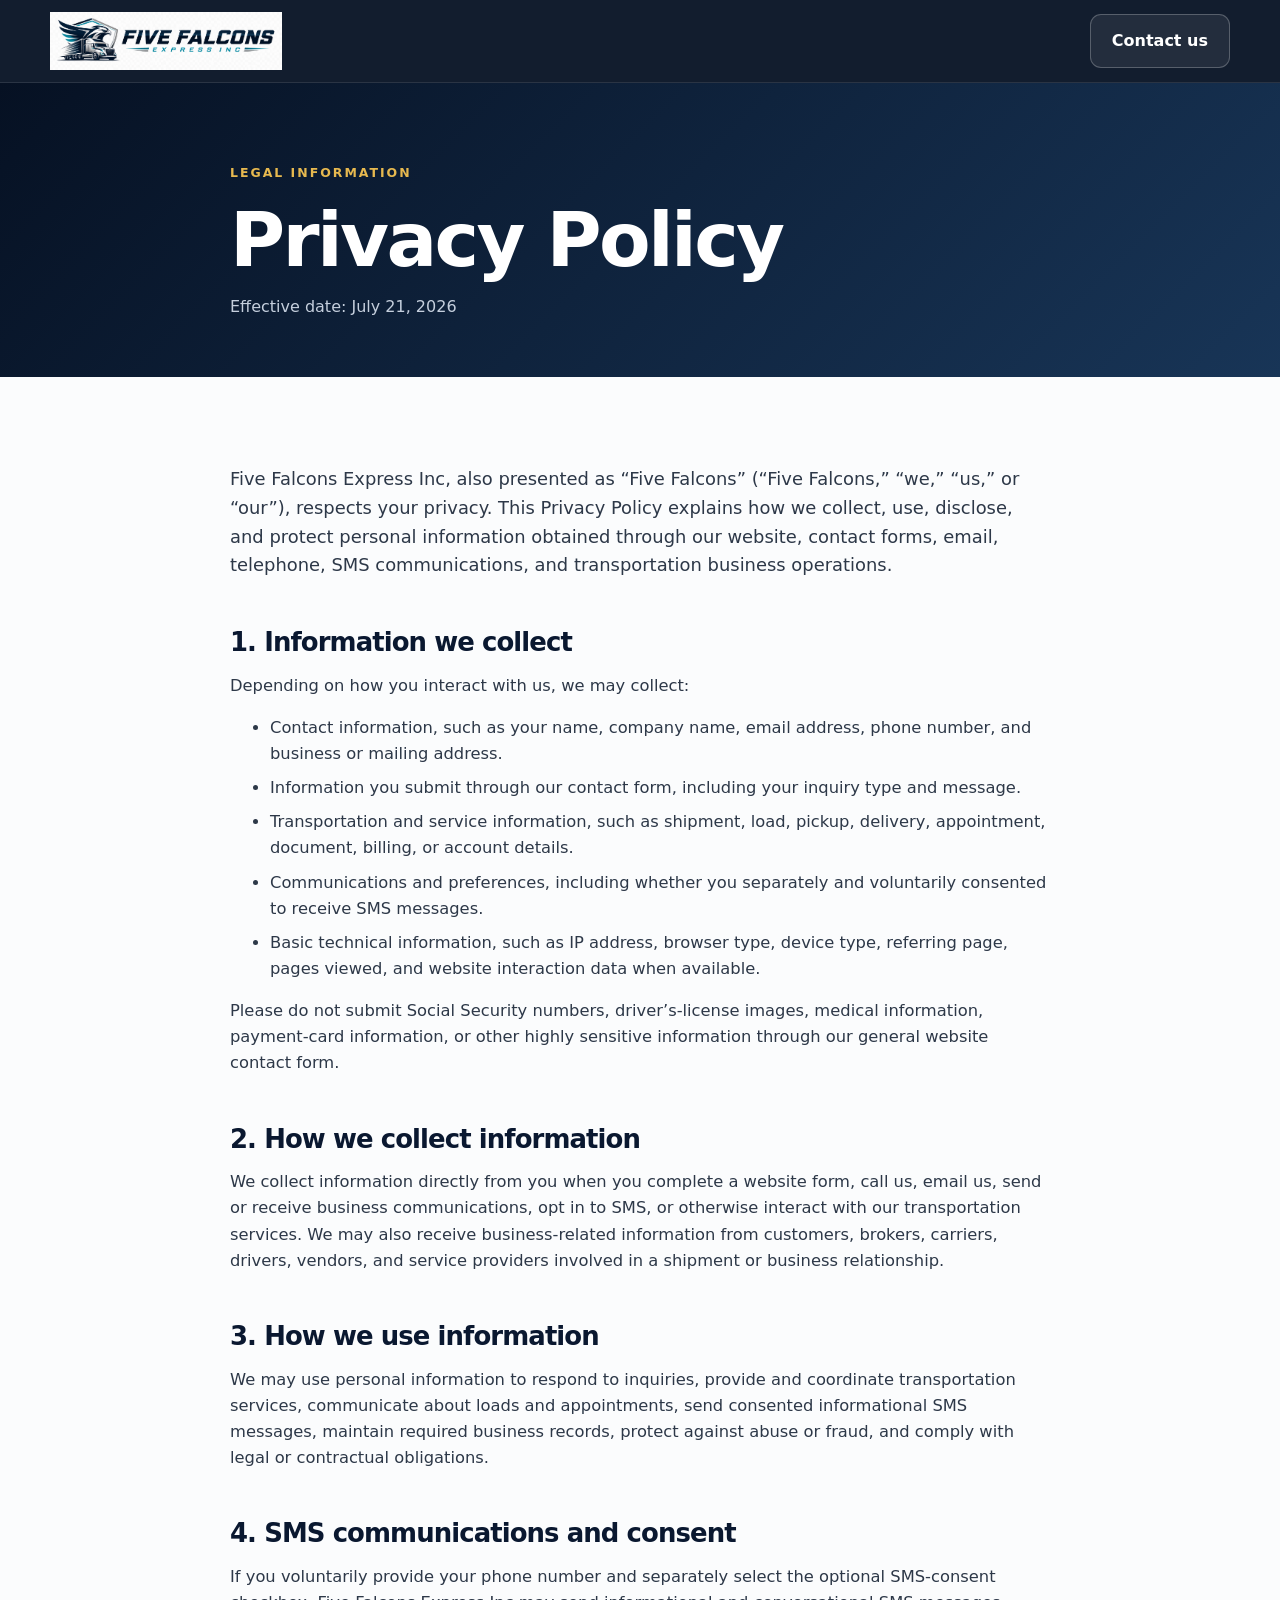
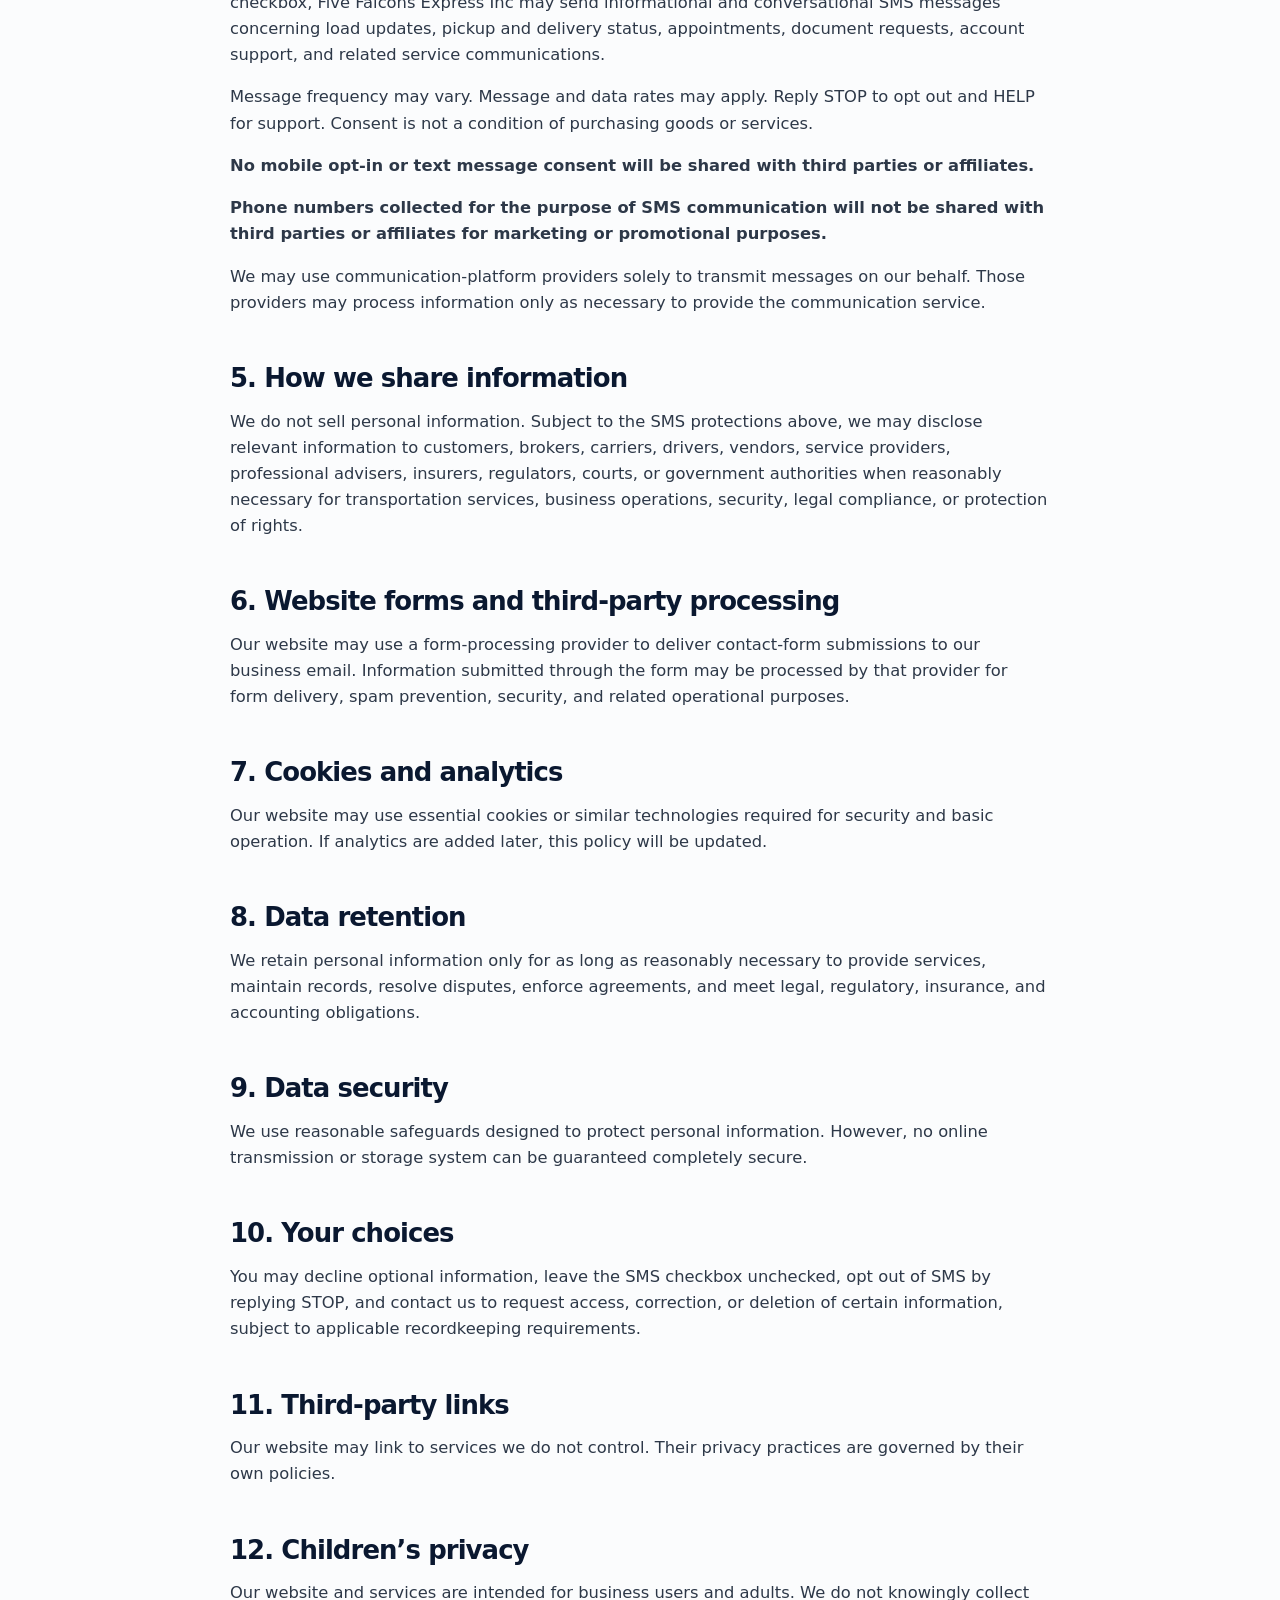
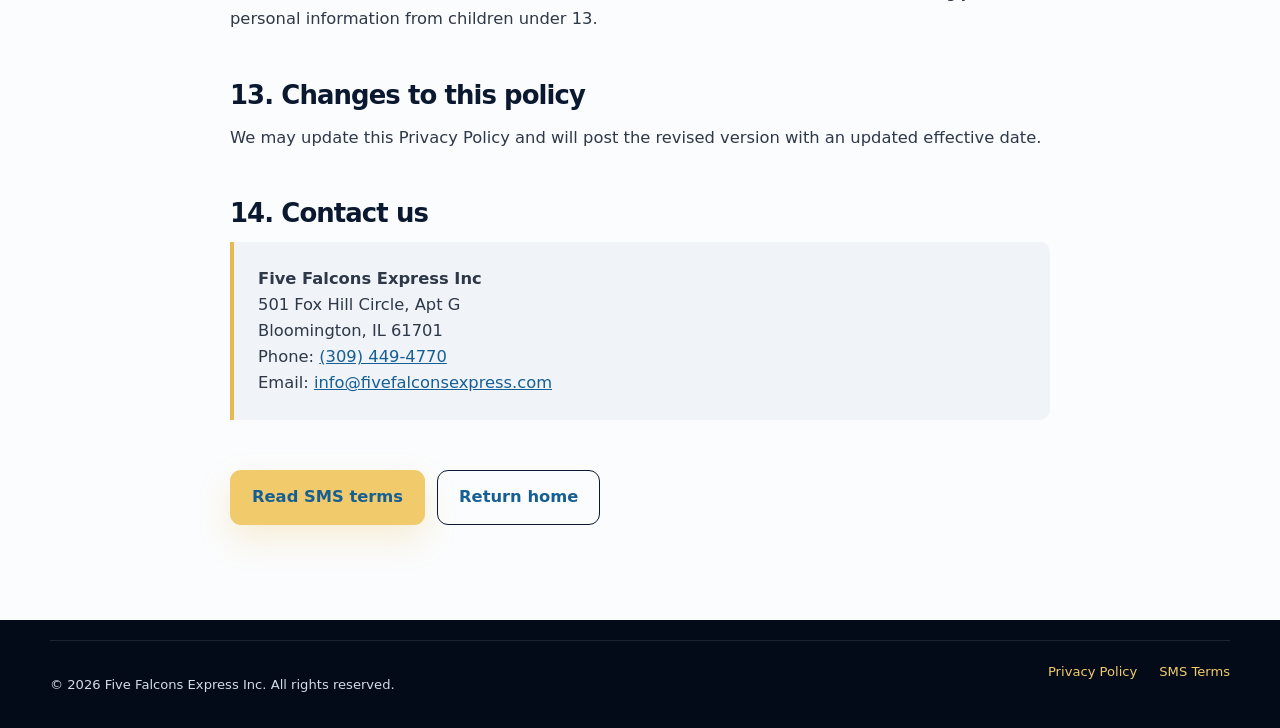
<file: privacy-policy.html>
<!doctype html>
<html lang="en">
<head>
  <meta charset="utf-8">
  <meta name="viewport" content="width=device-width, initial-scale=1">
  <meta name="description" content="Privacy Policy for Five Falcons Express Inc.">
  <meta name="theme-color" content="#0a1830">
  <title>Privacy Policy | Five Falcons Express Inc</title>
  <link rel="canonical" href="https://www.fivefalconsexpress.com/privacy-policy.html">
  <link rel="icon" href="favicon.svg" type="image/svg+xml">
  <link rel="stylesheet" href="styles.css">
  <script defer src="script.js"></script>
</head>
<body>
  <a class="skip-link" href="#main-content">Skip to main content</a>
  <header class="site-header compact-header">
    <div class="container nav-wrap">
      <a class="brand" href="index.html" aria-label="Five Falcons home">
        <span class="brand-mark" aria-hidden="true">5F</span>
        <span class="brand-copy"><strong>Five Falcons</strong><small>Express Inc</small></span>
      </a>
      <a class="button button-secondary header-button" href="index.html#contact">Contact us</a>
    </div>
  </header>

  <main id="main-content" class="legal-main">
    <section class="legal-hero">
      <div class="container narrow-container">
        <p class="eyebrow">Legal information</p>
        <h1>Privacy Policy</h1>
        <p>Effective date: July 21, 2026</p>
      </div>
    </section>

    <article class="container narrow-container legal-content">
      <p>Five Falcons Express Inc, also presented as “Five Falcons” (“Five Falcons,” “we,” “us,” or “our”), respects your privacy. This Privacy Policy explains how we collect, use, disclose, and protect personal information obtained through our website, contact forms, email, telephone, SMS communications, and transportation business operations.</p>

      <h2>1. Information we collect</h2>
      <p>Depending on how you interact with us, we may collect:</p>
      <ul>
        <li>Contact information, such as your name, company name, email address, phone number, and business or mailing address.</li>
        <li>Information you submit through our contact form, including your inquiry type and message.</li>
        <li>Transportation and service information, such as shipment, load, pickup, delivery, appointment, document, billing, or account details.</li>
        <li>Communications and preferences, including whether you separately and voluntarily consented to receive SMS messages.</li>
        <li>Basic technical information, such as IP address, browser type, device type, referring page, pages viewed, and website interaction data when available.</li>
      </ul>
      <p>Please do not submit Social Security numbers, driver’s-license images, medical information, payment-card information, or other highly sensitive information through our general website contact form.</p>

      <h2>2. How we collect information</h2>
      <p>We collect information directly from you when you complete a website form, call us, email us, send or receive business communications, opt in to SMS, or otherwise interact with our transportation services. We may also receive business-related information from customers, brokers, carriers, drivers, vendors, and service providers involved in a shipment or business relationship.</p>

      <h2>3. How we use information</h2>
      <p>We may use personal information to respond to inquiries, provide and coordinate transportation services, communicate about loads and appointments, send consented informational SMS messages, maintain required business records, protect against abuse or fraud, and comply with legal or contractual obligations.</p>

      <h2>4. SMS communications and consent</h2>
      <p>If you voluntarily provide your phone number and separately select the optional SMS-consent checkbox, Five Falcons Express Inc may send informational and conversational SMS messages concerning load updates, pickup and delivery status, appointments, document requests, account support, and related service communications.</p>
      <p>Message frequency may vary. Message and data rates may apply. Reply STOP to opt out and HELP for support. Consent is not a condition of purchasing goods or services.</p>
      <p><strong>No mobile opt-in or text message consent will be shared with third parties or affiliates.</strong></p>
      <p><strong>Phone numbers collected for the purpose of SMS communication will not be shared with third parties or affiliates for marketing or promotional purposes.</strong></p>
      <p>We may use communication-platform providers solely to transmit messages on our behalf. Those providers may process information only as necessary to provide the communication service.</p>

      <h2>5. How we share information</h2>
      <p>We do not sell personal information. Subject to the SMS protections above, we may disclose relevant information to customers, brokers, carriers, drivers, vendors, service providers, professional advisers, insurers, regulators, courts, or government authorities when reasonably necessary for transportation services, business operations, security, legal compliance, or protection of rights.</p>

      <h2>6. Website forms and third-party processing</h2>
      <p>Our website may use a form-processing provider to deliver contact-form submissions to our business email. Information submitted through the form may be processed by that provider for form delivery, spam prevention, security, and related operational purposes.</p>

      <h2>7. Cookies and analytics</h2>
      <p>Our website may use essential cookies or similar technologies required for security and basic operation. If analytics are added later, this policy will be updated.</p>

      <h2>8. Data retention</h2>
      <p>We retain personal information only for as long as reasonably necessary to provide services, maintain records, resolve disputes, enforce agreements, and meet legal, regulatory, insurance, and accounting obligations.</p>

      <h2>9. Data security</h2>
      <p>We use reasonable safeguards designed to protect personal information. However, no online transmission or storage system can be guaranteed completely secure.</p>

      <h2>10. Your choices</h2>
      <p>You may decline optional information, leave the SMS checkbox unchecked, opt out of SMS by replying STOP, and contact us to request access, correction, or deletion of certain information, subject to applicable recordkeeping requirements.</p>

      <h2>11. Third-party links</h2>
      <p>Our website may link to services we do not control. Their privacy practices are governed by their own policies.</p>

      <h2>12. Children’s privacy</h2>
      <p>Our website and services are intended for business users and adults. We do not knowingly collect personal information from children under 13.</p>

      <h2>13. Changes to this policy</h2>
      <p>We may update this Privacy Policy and will post the revised version with an updated effective date.</p>

      <h2>14. Contact us</h2>
      <address class="legal-address">
        <strong>Five Falcons Express Inc</strong><br>
        501 Fox Hill Circle, Apt G<br>
        Bloomington, IL 61701<br>
        Phone: <a href="tel:+13094494770">(309) 449-4770</a><br>
        Email: <a href="mailto:info@fivefalconsexpress.com">info@fivefalconsexpress.com</a>
      </address>

      <div class="legal-actions">
        <a class="button button-primary" href="sms-terms.html">Read SMS terms</a>
        <a class="button button-secondary dark-text-button" href="index.html">Return home</a>
      </div>
    </article>
  </main>

  <footer class="site-footer simple-footer">
    <div class="container footer-bottom">
      <p>&copy; <span id="current-year">2026</span> Five Falcons Express Inc. All rights reserved.</p>
      <nav aria-label="Legal links"><a href="privacy-policy.html" aria-current="page">Privacy Policy</a><a href="sms-terms.html">SMS Terms</a></nav>
    </div>
  </footer>
</body>
</html>
</file>
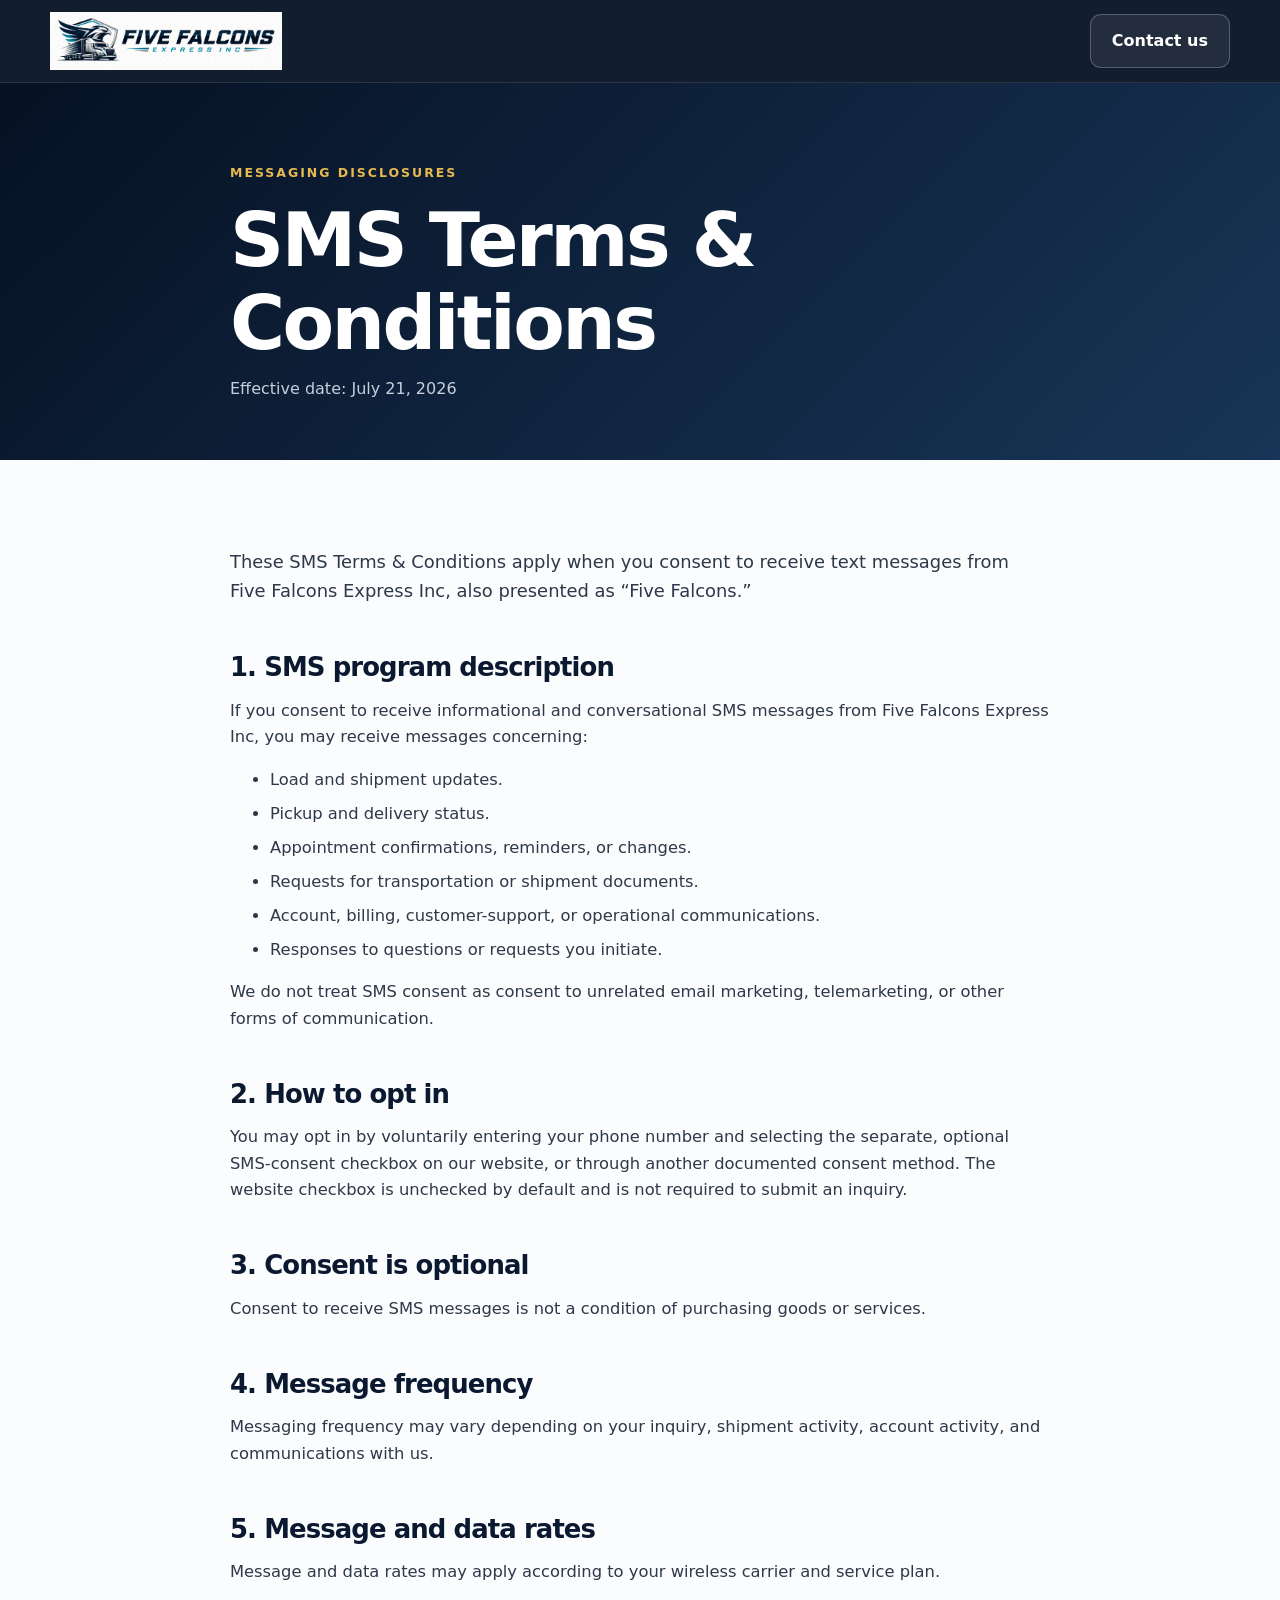
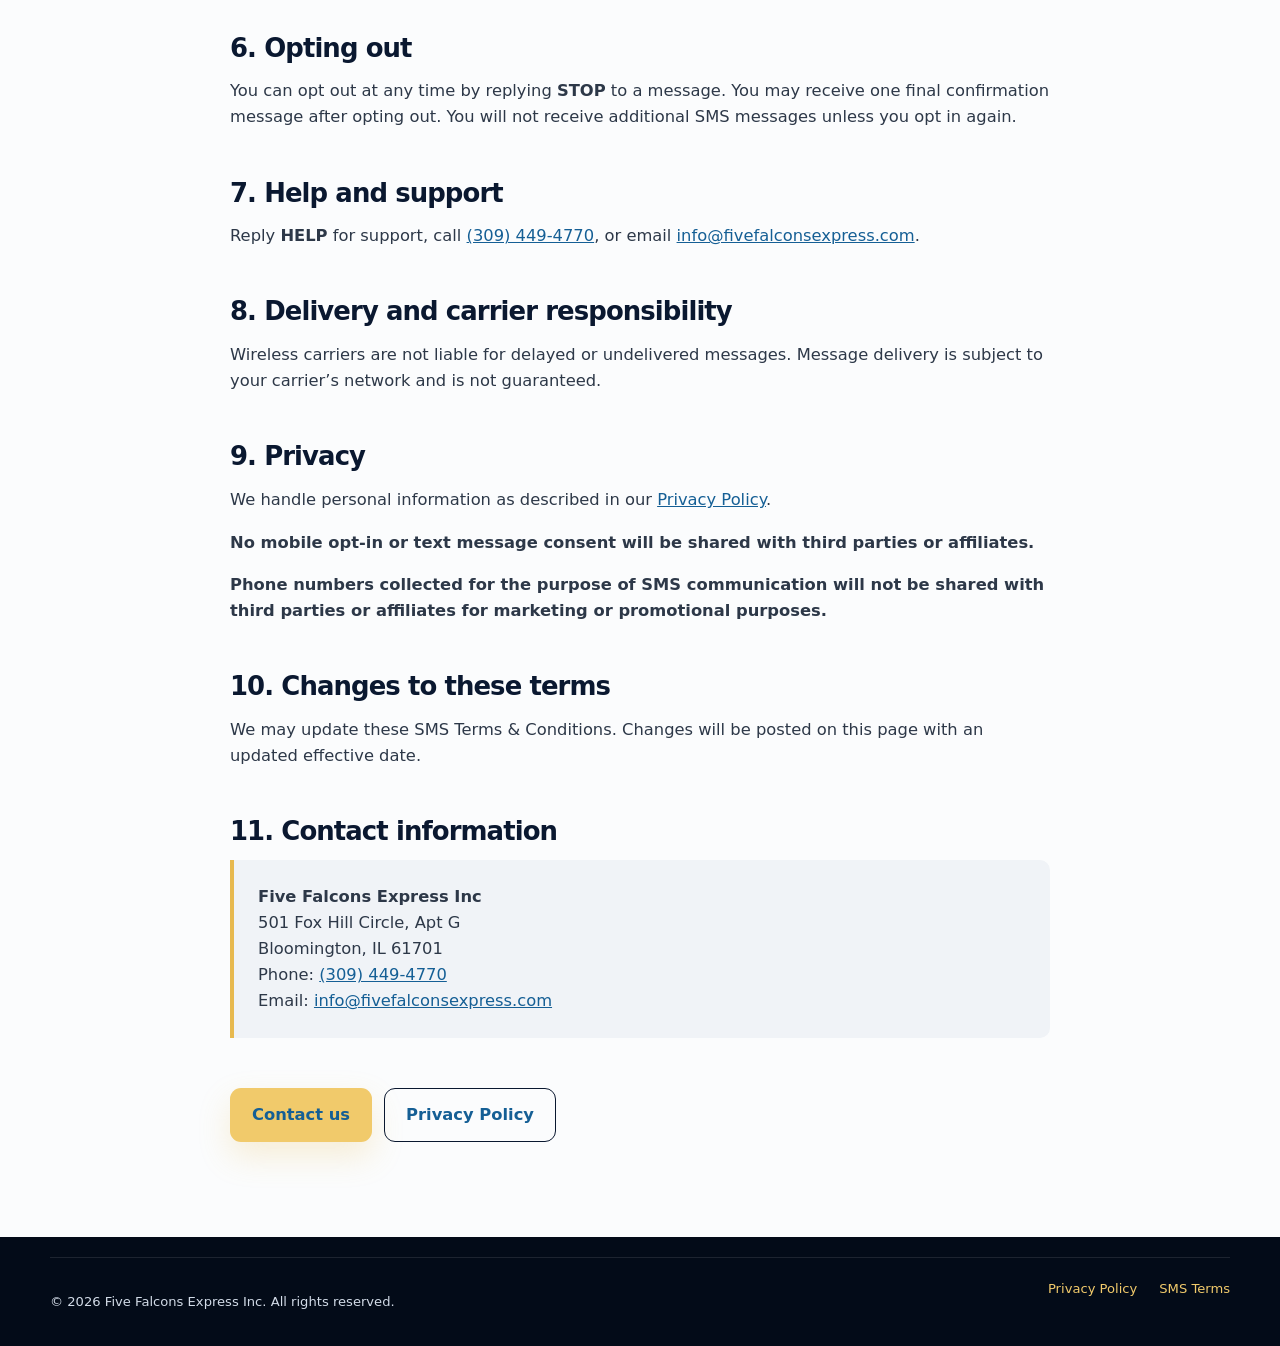
<file: sms-terms.html>
<!doctype html>
<html lang="en">
<head>
  <meta charset="utf-8">
  <meta name="viewport" content="width=device-width, initial-scale=1">
  <meta name="description" content="SMS Terms and Conditions for Five Falcons Express Inc.">
  <meta name="theme-color" content="#0a1830">
  <title>SMS Terms &amp; Conditions | Five Falcons Express Inc</title>
  <link rel="canonical" href="https://www.fivefalconsexpress.com/sms-terms.html">
  <link rel="icon" href="favicon.svg" type="image/svg+xml">
  <link rel="stylesheet" href="styles.css">
  <script defer src="script.js"></script>
</head>
<body>
  <a class="skip-link" href="#main-content">Skip to main content</a>
  <header class="site-header compact-header">
    <div class="container nav-wrap">
      <a class="brand" href="index.html" aria-label="Five Falcons home">
        <span class="brand-mark" aria-hidden="true">5F</span>
        <span class="brand-copy"><strong>Five Falcons</strong><small>Express Inc</small></span>
      </a>
      <a class="button button-secondary header-button" href="index.html#contact">Contact us</a>
    </div>
  </header>

  <main id="main-content" class="legal-main">
    <section class="legal-hero">
      <div class="container narrow-container">
        <p class="eyebrow">Messaging disclosures</p>
        <h1>SMS Terms &amp; Conditions</h1>
        <p>Effective date: July 21, 2026</p>
      </div>
    </section>

    <article class="container narrow-container legal-content">
      <p>These SMS Terms &amp; Conditions apply when you consent to receive text messages from Five Falcons Express Inc, also presented as “Five Falcons.”</p>

      <h2>1. SMS program description</h2>
      <p>If you consent to receive informational and conversational SMS messages from Five Falcons Express Inc, you may receive messages concerning:</p>
      <ul>
        <li>Load and shipment updates.</li>
        <li>Pickup and delivery status.</li>
        <li>Appointment confirmations, reminders, or changes.</li>
        <li>Requests for transportation or shipment documents.</li>
        <li>Account, billing, customer-support, or operational communications.</li>
        <li>Responses to questions or requests you initiate.</li>
      </ul>
      <p>We do not treat SMS consent as consent to unrelated email marketing, telemarketing, or other forms of communication.</p>

      <h2>2. How to opt in</h2>
      <p>You may opt in by voluntarily entering your phone number and selecting the separate, optional SMS-consent checkbox on our website, or through another documented consent method. The website checkbox is unchecked by default and is not required to submit an inquiry.</p>

      <h2>3. Consent is optional</h2>
      <p>Consent to receive SMS messages is not a condition of purchasing goods or services.</p>

      <h2>4. Message frequency</h2>
      <p>Messaging frequency may vary depending on your inquiry, shipment activity, account activity, and communications with us.</p>

      <h2>5. Message and data rates</h2>
      <p>Message and data rates may apply according to your wireless carrier and service plan.</p>

      <h2>6. Opting out</h2>
      <p>You can opt out at any time by replying <strong>STOP</strong> to a message. You may receive one final confirmation message after opting out. You will not receive additional SMS messages unless you opt in again.</p>

      <h2>7. Help and support</h2>
      <p>Reply <strong>HELP</strong> for support, call <a href="tel:+13094494770">(309) 449-4770</a>, or email <a href="mailto:info@fivefalconsexpress.com">info@fivefalconsexpress.com</a>.</p>

      <h2>8. Delivery and carrier responsibility</h2>
      <p>Wireless carriers are not liable for delayed or undelivered messages. Message delivery is subject to your carrier’s network and is not guaranteed.</p>

      <h2>9. Privacy</h2>
      <p>We handle personal information as described in our <a href="privacy-policy.html">Privacy Policy</a>.</p>
      <p><strong>No mobile opt-in or text message consent will be shared with third parties or affiliates.</strong></p>
      <p><strong>Phone numbers collected for the purpose of SMS communication will not be shared with third parties or affiliates for marketing or promotional purposes.</strong></p>

      <h2>10. Changes to these terms</h2>
      <p>We may update these SMS Terms &amp; Conditions. Changes will be posted on this page with an updated effective date.</p>

      <h2>11. Contact information</h2>
      <address class="legal-address">
        <strong>Five Falcons Express Inc</strong><br>
        501 Fox Hill Circle, Apt G<br>
        Bloomington, IL 61701<br>
        Phone: <a href="tel:+13094494770">(309) 449-4770</a><br>
        Email: <a href="mailto:info@fivefalconsexpress.com">info@fivefalconsexpress.com</a>
      </address>

      <div class="legal-actions">
        <a class="button button-primary" href="index.html#contact">Contact us</a>
        <a class="button button-secondary dark-text-button" href="privacy-policy.html">Privacy Policy</a>
      </div>
    </article>
  </main>

  <footer class="site-footer simple-footer">
    <div class="container footer-bottom">
      <p>&copy; <span id="current-year">2026</span> Five Falcons Express Inc. All rights reserved.</p>
      <nav aria-label="Legal links"><a href="privacy-policy.html">Privacy Policy</a><a href="sms-terms.html" aria-current="page">SMS Terms</a></nav>
    </div>
  </footer>
</body>
</html>
</file>
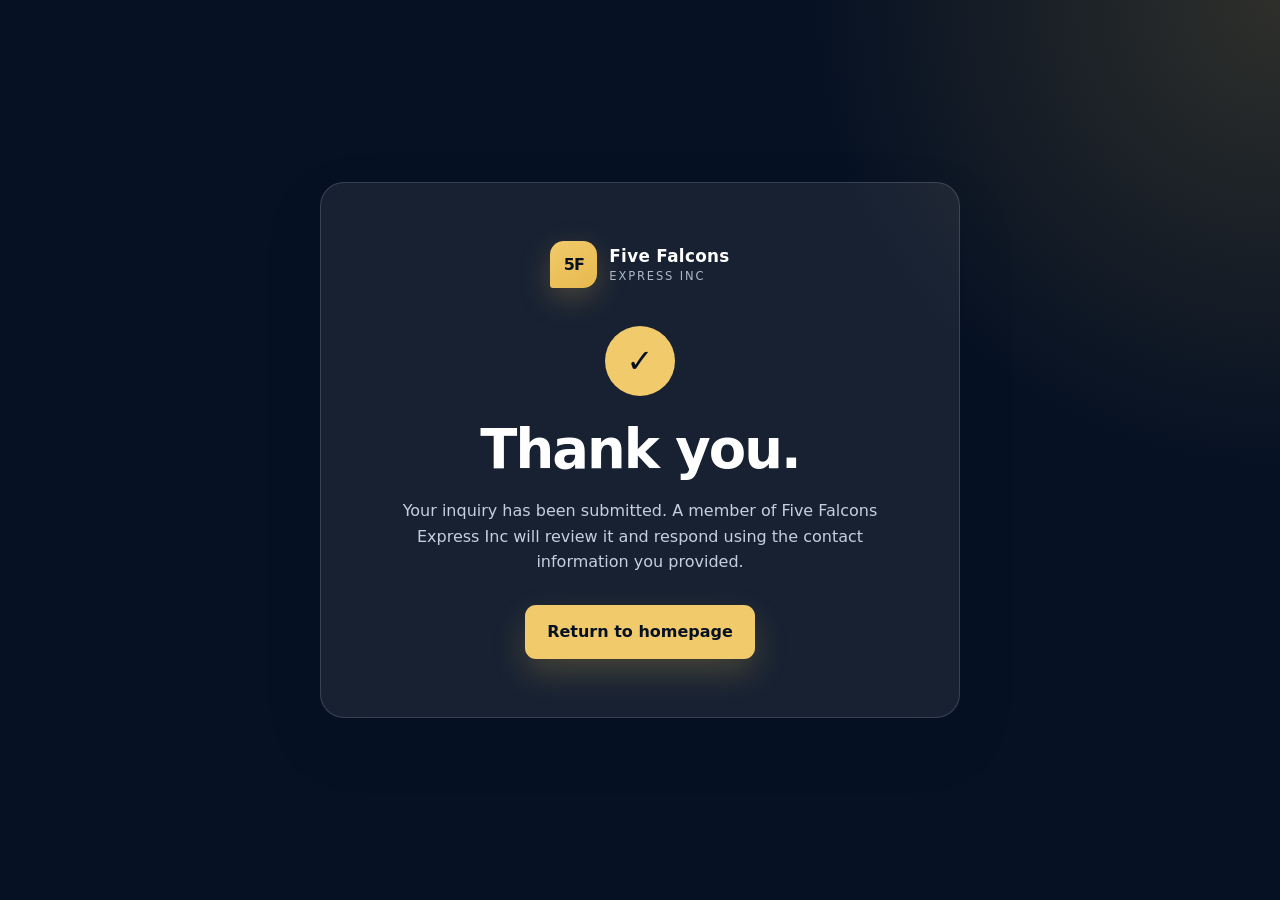
<file: thank-you.html>
<!doctype html>
<html lang="en">
<head>
  <meta charset="utf-8">
  <meta name="viewport" content="width=device-width, initial-scale=1">
  <meta name="robots" content="noindex">
  <meta name="theme-color" content="#0a1830">
  <title>Thank You | Five Falcons Express Inc</title>
  <link rel="icon" href="favicon.svg" type="image/svg+xml">
  <link rel="stylesheet" href="styles.css">
</head>
<body class="status-page">
  <main class="status-card">
    <a class="brand centered-brand" href="index.html">
      <span class="brand-mark" aria-hidden="true">5F</span>
      <span class="brand-copy"><strong>Five Falcons</strong><small>Express Inc</small></span>
    </a>
    <span class="status-icon" aria-hidden="true">✓</span>
    <h1>Thank you.</h1>
    <p>Your inquiry has been submitted. A member of Five Falcons Express Inc will review it and respond using the contact information you provided.</p>
    <a class="button button-primary" href="index.html">Return to homepage</a>
  </main>
</body>
</html>
</file>
<file: styles.css>
:root {
  --navy-950: #061123;
  --navy-900: #0a1830;
  --navy-800: #102544;
  --navy-700: #183557;
  --gold-500: #e7b94f;
  --gold-400: #f1ca6b;
  --cream: #f8f5ed;
  --paper: #ffffff;
  --ink: #132033;
  --muted: #5d6878;
  --line: #dfe4ea;
  --success: #1f7950;
  --danger: #ad2c32;
  --shadow: 0 24px 60px rgba(6, 17, 35, 0.12);
  --radius-sm: 10px;
  --radius-md: 18px;
  --radius-lg: 30px;
  --container: 1180px;
}

* { box-sizing: border-box; }
html { scroll-behavior: smooth; }
body {
  margin: 0;
  color: var(--ink);
  background: var(--paper);
  font-family: Inter, ui-sans-serif, system-ui, -apple-system, BlinkMacSystemFont, "Segoe UI", sans-serif;
  line-height: 1.6;
  -webkit-font-smoothing: antialiased;
}
img, svg { max-width: 100%; }
a { color: inherit; }
button, input, select, textarea { font: inherit; }
button { cursor: pointer; }

.sr-only {
  position: absolute;
  width: 1px;
  height: 1px;
  padding: 0;
  margin: -1px;
  overflow: hidden;
  clip: rect(0, 0, 0, 0);
  white-space: nowrap;
  border: 0;
}

.skip-link {
  position: fixed;
  top: 10px;
  left: 10px;
  z-index: 9999;
  padding: 10px 14px;
  color: var(--navy-950);
  background: var(--gold-400);
  border-radius: 8px;
  transform: translateY(-150%);
}
.skip-link:focus { transform: translateY(0); }

.container { width: min(calc(100% - 40px), var(--container)); margin-inline: auto; }
.narrow-container { width: min(calc(100% - 40px), 820px); }

.site-header {
  position: sticky;
  top: 0;
  z-index: 100;
  color: #fff;
  background: rgba(6, 17, 35, 0.95);
  border-bottom: 1px solid rgba(255,255,255,0.1);
  backdrop-filter: blur(14px);
}
.compact-header { position: relative; }
.nav-wrap { min-height: 82px; display: flex; align-items: center; justify-content: space-between; gap: 30px; }
.brand { display: inline-flex; align-items: center; gap: 12px; text-decoration: none; }
.brand-mark {
  display: grid;
  place-items: center;
  width: 47px;
  height: 47px;
  color: var(--navy-950);
  background: linear-gradient(145deg, var(--gold-400), var(--gold-500));
  border-radius: 14px 14px 14px 3px;
  box-shadow: 0 10px 30px rgba(231,185,79,.25);
  font-weight: 900;
  letter-spacing: -0.06em;
}
.brand-copy { display: grid; line-height: 1.05; }
.brand-copy strong { font-size: 1.05rem; letter-spacing: .02em; }
.brand-copy small { margin-top: 5px; color: #aeb8c7; font-size: .72rem; letter-spacing: .16em; text-transform: uppercase; }
.primary-nav { display: flex; align-items: center; gap: 28px; }
.primary-nav a { color: #d9e1eb; text-decoration: none; font-size: .94rem; font-weight: 650; }
.primary-nav a:hover, .primary-nav a:focus-visible { color: var(--gold-400); }
.primary-nav .nav-phone { padding: 11px 16px; color: var(--navy-950); background: var(--gold-400); border-radius: 999px; }
.menu-toggle { display: none; width: 44px; height: 44px; padding: 10px; background: transparent; border: 1px solid rgba(255,255,255,.2); border-radius: 10px; }
.menu-toggle span:not(.sr-only) { display: block; height: 2px; margin: 5px 0; background: #fff; }
.header-button { padding: 10px 18px; }

.hero {
  position: relative;
  overflow: hidden;
  color: #fff;
  background:
    radial-gradient(circle at 78% 18%, rgba(231,185,79,.18), transparent 28%),
    linear-gradient(135deg, var(--navy-950), var(--navy-800));
}
.hero::before {
  content: "";
  position: absolute;
  inset: 0;
  opacity: .08;
  background-image: linear-gradient(rgba(255,255,255,.3) 1px, transparent 1px), linear-gradient(90deg, rgba(255,255,255,.3) 1px, transparent 1px);
  background-size: 70px 70px;
  mask-image: linear-gradient(to right, transparent, #000 40%);
}
.hero-grid { position: relative; min-height: 660px; padding: 96px 0 88px; display: grid; grid-template-columns: 1.04fr .96fr; gap: 60px; align-items: center; }
.eyebrow { margin: 0 0 16px; color: var(--gold-500); font-size: .78rem; font-weight: 850; letter-spacing: .16em; text-transform: uppercase; }
h1, h2, h3 { margin-top: 0; line-height: 1.1; letter-spacing: -.035em; }
h1 { margin-bottom: 24px; font-size: clamp(3rem, 6vw, 5.8rem); }
h2 { margin-bottom: 22px; font-size: clamp(2.2rem, 4vw, 3.7rem); }
h3 { font-size: 1.45rem; }
.hero-lead { max-width: 700px; margin: 0; color: #cbd5e2; font-size: clamp(1.05rem, 2vw, 1.24rem); }
.hero-actions { display: flex; flex-wrap: wrap; gap: 14px; margin-top: 35px; }
.button { display: inline-flex; align-items: center; justify-content: center; min-height: 50px; padding: 13px 21px; border: 1px solid transparent; border-radius: 11px; text-decoration: none; font-weight: 800; transition: transform .2s ease, box-shadow .2s ease, background .2s ease; }
.button:hover, .button:focus-visible { transform: translateY(-2px); }
.button-primary { color: var(--navy-950); background: var(--gold-400); box-shadow: 0 14px 32px rgba(231,185,79,.22); }
.button-primary:hover { background: #f6d783; }
.button-secondary { color: #fff; background: rgba(255,255,255,.07); border-color: rgba(255,255,255,.24); }
.dark-text-button { color: var(--navy-900); border-color: var(--navy-900); background: transparent; }
.credentials { display: flex; flex-wrap: wrap; gap: 12px; margin-top: 38px; }
.credentials span { padding: 9px 13px; color: #c7d1df; border: 1px solid rgba(255,255,255,.15); border-radius: 999px; font-size: .84rem; }
.credentials strong { color: #fff; }

.hero-visual { position: relative; min-height: 455px; }
.hero-visual::before { content: ""; position: absolute; inset: 35px 20px; border: 1px solid rgba(255,255,255,.12); border-radius: 50%; transform: rotate(-12deg); }
.route-line { position: absolute; left: 11%; right: 9%; top: 52%; height: 3px; background: linear-gradient(90deg, var(--gold-500), rgba(231,185,79,.15)); transform: rotate(-8deg); }
.route-line::after { content: ""; position: absolute; right: -2px; top: -5px; border-left: 12px solid var(--gold-500); border-top: 6px solid transparent; border-bottom: 6px solid transparent; }
.route-card { position: absolute; z-index: 2; min-width: 150px; padding: 16px 18px; background: rgba(255,255,255,.08); border: 1px solid rgba(255,255,255,.15); border-radius: 15px; box-shadow: var(--shadow); backdrop-filter: blur(10px); }
.route-card-one { top: 62px; left: 0; }
.route-card-two { right: 0; bottom: 58px; }
.route-card p { margin: 0; color: #fff; font-weight: 850; }
.route-card small { color: #b9c4d3; }
.route-dot { float: right; width: 10px; height: 10px; margin-top: 7px; background: var(--gold-400); border-radius: 50%; box-shadow: 0 0 0 7px rgba(231,185,79,.14); }
.truck-graphic { position: absolute; z-index: 3; left: 18%; top: 42%; width: 68%; height: 125px; transform: rotate(-8deg); }
.truck-cab { position: absolute; right: 0; bottom: 27px; width: 33%; height: 82px; background: linear-gradient(145deg, var(--gold-400), #d69e2e); clip-path: polygon(0 24%, 56% 24%, 72% 0, 100% 0, 100% 100%, 0 100%); border-radius: 7px; }
.truck-cab span { position: absolute; right: 12%; top: 15%; width: 23%; height: 25%; background: var(--navy-900); clip-path: polygon(0 100%, 25% 0, 100% 0, 100% 100%); }
.truck-chassis { position: absolute; left: 0; right: 0; bottom: 27px; height: 17px; background: #cad3df; border-radius: 8px; }
.wheel { position: absolute; bottom: 0; width: 38px; height: 38px; background: var(--navy-950); border: 7px solid #526076; border-radius: 50%; }
.wheel::after { content: ""; position: absolute; inset: 7px; background: #aab5c4; border-radius: 50%; }
.wheel-one { left: 11%; }
.wheel-two { right: 23%; }
.wheel-three { right: 5%; }
.falcon-lines { position: absolute; top: 45px; right: 12%; width: 210px; height: 140px; transform: rotate(5deg); opacity: .45; }
.falcon-lines span { position: absolute; right: 0; width: 100%; height: 2px; background: linear-gradient(90deg, transparent, var(--gold-400)); transform-origin: right; }
.falcon-lines span:nth-child(1) { top: 0; transform: rotate(-25deg); }
.falcon-lines span:nth-child(2) { top: 25px; width: 85%; transform: rotate(-16deg); }
.falcon-lines span:nth-child(3) { top: 50px; width: 72%; transform: rotate(-7deg); }
.falcon-lines span:nth-child(4) { top: 74px; width: 58%; transform: rotate(3deg); }
.falcon-lines span:nth-child(5) { top: 97px; width: 43%; transform: rotate(13deg); }

.trust-strip { background: var(--gold-400); }
.trust-grid { min-height: 120px; display: grid; grid-template-columns: repeat(4, 1fr); align-items: center; }
.trust-grid div { padding: 16px 24px; border-right: 1px solid rgba(6,17,35,.18); }
.trust-grid div:first-child { padding-left: 0; }
.trust-grid div:last-child { border-right: 0; }
.trust-grid strong, .trust-grid span { display: block; }
.trust-grid strong { color: var(--navy-950); font-size: 1.05rem; }
.trust-grid span { color: #4c421f; font-size: .84rem; }

.section { padding: 105px 0; }
.section-alt { background: var(--cream); }
.section-dark { color: #fff; background: var(--navy-950); }
.split-grid { display: grid; grid-template-columns: .85fr 1.15fr; gap: 90px; }
.prose { color: var(--muted); font-size: 1.1rem; }
.prose p:first-child { margin-top: 5px; }
.section-heading { max-width: 730px; margin-bottom: 48px; }
.section-heading > p:last-child { color: var(--muted); font-size: 1.08rem; }
.card-grid { display: grid; grid-template-columns: repeat(3, 1fr); gap: 24px; }
.service-card { position: relative; min-height: 290px; padding: 34px; background: #fff; border: 1px solid #e6e0d4; border-radius: var(--radius-md); box-shadow: 0 20px 50px rgba(40,34,20,.06); }
.service-card::after { content: ""; position: absolute; left: 34px; bottom: 34px; width: 45px; height: 4px; background: var(--gold-500); border-radius: 99px; }
.card-number { display: inline-grid; place-items: center; width: 42px; height: 42px; margin-bottom: 45px; color: var(--navy-900); background: #f7e8bc; border-radius: 50%; font-size: .8rem; font-weight: 900; }
.service-card p { color: var(--muted); }

.coverage-grid { display: grid; grid-template-columns: 1fr 1fr; gap: 85px; align-items: center; }
.coverage-map { min-height: 410px; display: grid; place-items: center; border-radius: var(--radius-lg); background: linear-gradient(145deg, var(--navy-900), var(--navy-700)); overflow: hidden; }
.map-outline { position: relative; width: 78%; height: 60%; background: #1c4568; clip-path: polygon(2% 22%, 14% 16%, 25% 20%, 31% 9%, 49% 13%, 60% 8%, 70% 17%, 85% 14%, 98% 28%, 91% 45%, 87% 58%, 77% 64%, 72% 82%, 60% 86%, 50% 75%, 39% 78%, 31% 66%, 18% 62%, 9% 47%); box-shadow: inset 0 0 0 1px rgba(255,255,255,.2); }
.map-outline::before { content: ""; position: absolute; inset: 0; opacity: .3; background-image: linear-gradient(rgba(255,255,255,.4) 1px, transparent 1px), linear-gradient(90deg, rgba(255,255,255,.4) 1px, transparent 1px); background-size: 30px 30px; }
.map-point { position: absolute; z-index: 1; width: 12px; height: 12px; background: var(--gold-400); border: 3px solid rgba(255,255,255,.85); border-radius: 50%; box-shadow: 0 0 0 8px rgba(231,185,79,.16); }
.point-one { left: 18%; top: 34%; }.point-two { left: 36%; top: 50%; }.point-three { left: 54%; top: 38%; }.point-four { left: 71%; top: 52%; }.point-five { left: 82%; top: 36%; }
.large-copy { color: var(--muted); font-size: 1.1rem; }
.check-list { display: grid; gap: 12px; margin: 28px 0 0; padding: 0; list-style: none; }
.check-list li { position: relative; padding-left: 31px; font-weight: 650; }
.check-list li::before { content: "✓"; position: absolute; left: 0; top: 0; color: var(--success); font-weight: 900; }

.contact-grid { display: grid; grid-template-columns: .83fr 1.17fr; gap: 80px; align-items: start; }
.contact-copy > p:not(.eyebrow) { color: #b8c4d3; font-size: 1.08rem; }
.contact-details { display: grid; gap: 20px; margin-top: 42px; font-style: normal; }
.contact-details a, .contact-details p { margin: 0; color: #fff; text-decoration: none; }
.contact-details span { display: block; margin-bottom: 4px; color: var(--gold-400); font-size: .74rem; font-weight: 850; letter-spacing: .12em; text-transform: uppercase; }
.form-panel { padding: 38px; color: var(--ink); background: #fff; border-radius: var(--radius-md); box-shadow: 0 30px 75px rgba(0,0,0,.25); }
.form-row { display: grid; grid-template-columns: 1fr 1fr; gap: 18px; }
.field { margin-bottom: 20px; }
.field label { display: block; margin-bottom: 7px; font-size: .88rem; font-weight: 800; }
.field input, .field select, .field textarea { width: 100%; padding: 13px 14px; color: var(--ink); background: #fff; border: 1px solid #cfd6df; border-radius: 9px; outline: none; }
.field textarea { resize: vertical; }
.field input:focus, .field select:focus, .field textarea:focus { border-color: var(--navy-700); box-shadow: 0 0 0 4px rgba(24,53,87,.1); }
.field small { display: block; margin-top: 6px; color: var(--muted); font-size: .76rem; }
.sms-consent { margin: 4px 0 23px; padding: 18px; background: #f4f6f9; border: 1px solid #dce2e9; border-radius: 11px; }
.checkbox-label { display: grid; grid-template-columns: 20px 1fr; gap: 12px; align-items: start; font-size: .82rem; line-height: 1.55; }
.checkbox-label input { width: 18px; height: 18px; margin-top: 2px; accent-color: var(--navy-800); }
.sms-consent p { margin: 10px 0 0 32px; color: var(--muted); font-size: .77rem; }
.sms-consent a { color: var(--navy-800); font-weight: 800; }
.sms-consent .form-error { color: var(--danger); font-weight: 750; }
.submit-button { width: 100%; border: 0; }
.form-note { margin: 13px 0 0; color: var(--muted); font-size: .74rem; text-align: center; }
.honeypot { position: absolute !important; left: -9999px !important; }

.site-footer { padding: 68px 0 20px; color: #d2dbe7; background: #030b18; }
.footer-grid { display: grid; grid-template-columns: 1.5fr repeat(3, 1fr); gap: 50px; padding-bottom: 50px; }
.footer-grid > div { display: flex; flex-direction: column; align-items: flex-start; gap: 9px; }
.footer-grid p { max-width: 360px; color: #96a5b8; }
.footer-grid h2 { margin: 0 0 9px; color: var(--gold-400); font-size: .78rem; letter-spacing: .14em; text-transform: uppercase; }
.footer-grid a { color: #d2dbe7; text-decoration: none; }
.footer-grid a:hover { color: var(--gold-400); }
.footer-brand { margin-bottom: 13px; }
.footer-bottom { padding-top: 20px; display: flex; justify-content: space-between; gap: 20px; border-top: 1px solid rgba(255,255,255,.1); font-size: .82rem; }
.footer-bottom a { color: var(--gold-400); text-decoration: none; }
.footer-bottom nav { display: flex; gap: 22px; }
.simple-footer { padding-top: 20px; }

.legal-main { background: #fbfcfd; }
.legal-hero { padding: 80px 0 58px; color: #fff; background: linear-gradient(135deg, var(--navy-950), var(--navy-700)); }
.legal-hero h1 { margin-bottom: 12px; font-size: clamp(2.7rem, 6vw, 4.7rem); }
.legal-hero p:last-child { margin: 0; color: #c5cfdd; }
.legal-content { padding-top: 70px; padding-bottom: 95px; color: #2d3848; font-size: 1.02rem; }
.legal-content > p:first-child { font-size: 1.12rem; }
.legal-content h2 { margin-top: 48px; margin-bottom: 14px; color: var(--navy-900); font-size: 1.62rem; }
.legal-content li { margin-bottom: 8px; }
.legal-content a { color: #155f95; }
.legal-address { padding: 24px; background: #f0f3f7; border-left: 4px solid var(--gold-500); border-radius: 0 10px 10px 0; font-style: normal; }
.legal-actions { display: flex; flex-wrap: wrap; gap: 12px; margin-top: 50px; }

.status-page { min-height: 100vh; display: grid; place-items: center; padding: 30px; color: #fff; background: radial-gradient(circle at top right, rgba(231,185,79,.18), transparent 30%), var(--navy-950); }
.status-card { width: min(100%, 640px); padding: 58px; background: rgba(255,255,255,.07); border: 1px solid rgba(255,255,255,.15); border-radius: 24px; text-align: center; box-shadow: var(--shadow); }
.centered-brand { margin-bottom: 38px; text-align: left; }
.status-icon { display: grid; place-items: center; width: 70px; height: 70px; margin: 0 auto 24px; color: var(--navy-950); background: var(--gold-400); border-radius: 50%; font-size: 2rem; font-weight: 900; }
.status-card h1 { margin-bottom: 18px; font-size: 3.4rem; }
.status-card p:not(.eyebrow) { margin: 0 auto 30px; color: #c5cfdd; }

@media (max-width: 920px) {
  .menu-toggle { display: block; }
  .primary-nav { position: absolute; top: 82px; left: 0; right: 0; display: none; padding: 24px 20px 30px; align-items: stretch; flex-direction: column; gap: 20px; background: var(--navy-950); border-top: 1px solid rgba(255,255,255,.1); }
  .primary-nav.is-open { display: flex; }
  .primary-nav .nav-phone { text-align: center; }
  .hero-grid, .split-grid, .coverage-grid, .contact-grid { grid-template-columns: 1fr; }
  .hero-grid { min-height: auto; padding-top: 75px; }
  .hero-visual { min-height: 390px; }
  .trust-grid { grid-template-columns: 1fr 1fr; padding: 14px 0; }
  .trust-grid div { padding: 14px; border-right: 0; }
  .card-grid { grid-template-columns: 1fr; }
  .service-card { min-height: 240px; }
  .footer-grid { grid-template-columns: 1.4fr 1fr 1fr; }
  .footer-grid > div:first-child { grid-column: 1 / -1; }
}

@media (max-width: 640px) {
  .container, .narrow-container { width: min(calc(100% - 28px), var(--container)); }
  .nav-wrap { min-height: 72px; }
  .primary-nav { top: 72px; }
  .brand-mark { width: 42px; height: 42px; }
  .hero-grid { padding: 64px 0 60px; gap: 25px; }
  h1 { font-size: 3rem; }
  .hero-actions .button { width: 100%; }
  .hero-visual { min-height: 330px; transform: scale(.92); }
  .route-card { min-width: 130px; padding: 12px; }
  .trust-grid { grid-template-columns: 1fr; }
  .trust-grid div { padding: 12px 0; border-bottom: 1px solid rgba(6,17,35,.14); }
  .trust-grid div:last-child { border-bottom: 0; }
  .section { padding: 75px 0; }
  .split-grid, .coverage-grid, .contact-grid { gap: 45px; }
  .coverage-map { min-height: 300px; }
  .form-panel { padding: 24px 18px; }
  .form-row { grid-template-columns: 1fr; gap: 0; }
  .checkbox-label { font-size: .78rem; }
  .sms-consent p { margin-left: 0; }
  .footer-grid { grid-template-columns: 1fr 1fr; gap: 35px; }
  .footer-grid > div:first-child { grid-column: 1 / -1; }
  .footer-bottom { flex-direction: column; }
  .legal-hero { padding: 60px 0 42px; }
  .legal-content { padding-top: 45px; }
  .status-card { padding: 38px 22px; }
  .header-button { padding: 9px 12px; font-size: .82rem; }
}

@media (prefers-reduced-motion: reduce) {
  html { scroll-behavior: auto; }
  *, *::before, *::after { transition-duration: .01ms !important; animation-duration: .01ms !important; animation-iteration-count: 1 !important; }
}
</file>
<file: homepage.css>
/* Photography-led homepage. Shared legal-page styles remain in styles.css. */
.home{--gold-500:#c69642;--gold-400:#efc779;--navy-950:#081b29;--ink:#112b3a;--muted:#60707a;--container:1240px;background:#fbfaf7;color:var(--ink)}
.home .container{width:min(calc(100% - 96px),var(--container))}.home section[id]{scroll-margin-top:100px}.home .site-header{background:#fff;color:var(--ink);border-bottom:1px solid #e4e7e7;backdrop-filter:none}.home .nav-wrap{min-height:92px;gap:36px}.home .brand{flex-shrink:0}.home .wordmark{display:block;width:275px;height:auto}.home .primary-nav{gap:24px}.home .primary-nav a{color:var(--ink);font-size:13px;font-weight:600}.home .primary-nav a:hover{color:#97702c}.home .primary-nav .nav-phone{border-radius:2px;background:var(--navy-950);color:#fff;padding:14px 18px}.home .menu-toggle{border-color:#cbd3d8;border-radius:2px}.home .menu-toggle span:not(.sr-only){background:var(--ink)}
.home h1,.home h2,.home h3{letter-spacing:-.045em;line-height:1.1}.home h2{font-size:clamp(32px,3.8vw,52px);font-weight:600;margin:0}.home h3{font-size:25px;font-weight:600}.home .eyebrow{font-size:11px;letter-spacing:.18em;font-weight:700;color:#916a2d;margin-bottom:25px}.home .button{border-radius:2px;font-size:13px;font-weight:700;min-height:53px;padding:15px 23px;gap:28px;box-shadow:none}.home .button-primary{background:var(--gold-400);color:#102838;border-color:var(--gold-400)}.home .button-primary:hover{background:#f7d797}.home .text-link{display:inline-flex;gap:36px;color:var(--ink);text-decoration:none;border-bottom:1px solid #a6b2b8;padding-bottom:9px;font-size:14px;font-weight:600}.home a:focus-visible,.home button:focus-visible{outline:3px solid #bd8d38;outline-offset:5px}
.road-hero{position:relative;isolation:isolate;min-height:690px;color:#fff;overflow:hidden;background:#132c3d}.hero-photo,.hero-photo img,.hero-shade{position:absolute;inset:0;width:100%;height:100%;object-fit:cover}.hero-photo{z-index:-3}.hero-photo img{object-position:center 60%}.hero-shade{z-index:-2;background:linear-gradient(90deg,rgba(5,20,31,.94),rgba(5,20,31,.79) 25%,rgba(5,20,31,.18) 64%,rgba(5,20,31,0)),linear-gradient(0deg,rgba(5,20,31,.55),transparent 25%)}.road-hero-content{padding-top:89px;padding-bottom:115px}.home .road-hero .eyebrow{color:#efcc91}.home .road-hero h1{font-size:clamp(48px,5.3vw,76px);font-weight:600;line-height:1.02;margin:0 0 27px;max-width:650px;letter-spacing:-.055em}.road-hero h1 span{color:#efc779}.road-hero-lead{max-width:405px;font-size:16px;line-height:1.8;color:#d5dce0;margin:0 0 30px}.home .hero-actions{display:flex;gap:27px;align-items:center;margin:0}.hero-call{font-size:13px;text-decoration:none;display:flex;gap:15px;align-items:center}.hero-caption{position:absolute;bottom:26px;right:max(48px,calc((100vw - 1240px)/2));font-size:9px;letter-spacing:.2em;color:#e0e5e8}
.credential-bar{background:#0b2232;color:#fff}.credential-inner{display:flex;align-items:center;justify-content:space-between;padding:25px 0;gap:30px}.credential-inner>div{display:flex;gap:18px;align-items:center}.credential-inner span{font-size:10px;color:#a7b4be;text-transform:uppercase;letter-spacing:.12em}.credential-inner strong{font-size:14px;font-weight:500}.credential-inner>a{font-size:12px;text-decoration:none;border-left:1px solid #3b4a55;padding-left:34px}.credential-inner>a span{color:#efc779;margin-left:35px}
.editorial-section{padding:104px 0}.about-layout{display:grid;grid-template-columns:1fr 1fr;gap:110px}.muted-heading{color:#869298}.about-copy{padding-top:30px;max-width:500px}.about-copy .intro-statement{font-size:26px;line-height:1.4;letter-spacing:-.025em;color:var(--ink);margin:0 0 23px}.about-copy p{color:#566874;font-size:15px;line-height:1.85}.about-copy .text-link{margin-top:20px}.capabilities{background:#edeFEB}.section-title-row{display:flex;align-items:flex-end;justify-content:space-between;gap:40px;margin-bottom:48px}.section-title-row>p{font-size:14px;color:#60707a;margin:0 0 6px;line-height:1.8}.capability-layout{display:grid;grid-template-columns:1.05fr 1fr;gap:72px;align-items:stretch}.equipment-photo{margin:0;display:flex;flex-direction:column;background:#102838;overflow:hidden}.equipment-photo img{width:100%;height:100%;min-height:400px;object-fit:cover;object-position:40% center;flex:1}.equipment-photo figcaption{padding:20px 25px;color:#e5e9ea;font-size:13px;display:flex;flex-direction:column;gap:6px}.equipment-photo figcaption span{font-size:9px;letter-spacing:.16em;color:#efc779}.service-list article{display:grid;grid-template-columns:30px 1fr;gap:22px;padding:27px 0;border-bottom:1px solid #cbd2d0}.service-list article:first-child{padding-top:0}.service-list article:last-child{border-bottom:0;padding-bottom:0}.service-number{font-size:11px;color:#916a2d;padding-top:7px}.service-list h3{margin:0 0 13px}.service-list p{font-size:14px;color:#546773;line-height:1.75;margin:0 0 13px}.service-tag{font-size:10px;text-transform:uppercase;letter-spacing:.08em;color:#284958}
.home .process-section{background:#fbfaf7}.steps{display:grid;grid-template-columns:repeat(4,1fr);gap:36px;list-style:none;padding:0;margin:60px 0 0}.steps li{border-top:1px solid #bec8cd;padding-top:22px}.steps li>span{font-size:12px;color:#97702c}.steps h3{font-size:22px;margin:36px 0 15px}.steps p{font-size:14px;line-height:1.75;color:#60707a;margin:0}.coverage-story{background:#102b3d;color:#fff;padding:85px 0}.coverage-story-inner{display:grid;grid-template-columns:.85fr 1.15fr;gap:100px;align-items:center}.coverage-numeral{font-size:clamp(140px,20vw,270px);line-height:.85;font-weight:500;letter-spacing:-.09em;color:#efc779}.coverage-numeral span{display:block;margin:32px 0 0 10px;font-size:10px;letter-spacing:.22em;color:#c8d2d8;line-height:1.5}.home .coverage-story .eyebrow{color:#efc779}.home .coverage-story h2{font-size:clamp(30px,3vw,43px)}.coverage-story p:not(.eyebrow){font-size:15px;color:#c8d2d8;line-height:1.8;max-width:520px;margin:25px 0 0}.coverage-story p.coverage-note{font-size:12px;color:#aebfc9;margin-top:16px}.coverage-story .button{margin-top:30px}
.home .contact-section{padding:105px 0;background:#fbfaf7;color:var(--ink)}.home .contact-grid{gap:100px;grid-template-columns:.85fr 1.15fr}.home .contact-copy>p:not(.eyebrow){color:#60707a;font-size:15px;margin-top:25px}.home .contact-details{gap:25px}.home .contact-details a,.home .contact-details p{color:var(--ink);font-size:17px}.home .contact-details span{color:#916a2d;font-size:10px}.contact-credential-card{display:flex;gap:35px;border-top:1px solid #d5dcdd;margin-top:35px;padding-top:24px}.contact-credential-card div{display:flex;flex-direction:column;gap:4px}.contact-credential-card span{font-size:10px;color:#60707a;letter-spacing:.12em}.contact-credential-card strong{font-size:14px;font-weight:500}.home .form-panel{background:#fff;border:1px solid #dee2df;border-radius:3px;box-shadow:none;padding:36px}.form-panel-heading>span{font-size:10px;text-transform:uppercase;letter-spacing:.12em;color:#916a2d}.home .form-panel-heading h3{font-size:26px;margin:14px 0 10px}.form-panel-heading p{color:#60707a;font-size:13px;margin:0 0 30px}.home .field input,.home .field select,.home .field textarea{border-radius:2px;background:#fbfcfa}.home .field label{font-size:12px;font-weight:600}.home .sms-consent{border-radius:2px}.home .submit-button{width:100%}.home .reveal{opacity:1;transform:none;transition:none}.home .site-footer{background:#081b29}.home .footer-brand{background:white;padding:8px 12px}.home .footer-brand .wordmark{width:235px}.home .footer-grid{grid-template-columns:1.4fr .7fr 1fr 1.2fr;gap:45px}.home .footer-grid p,.home .footer-grid a,.home .footer-grid>div>span{font-size:12px}.home .footer-grid h2{font-size:10px;letter-spacing:.13em;color:#efc779}.image-disclosure{font-size:10px;color:#9aabb5;padding-bottom:20px}.home .footer-bottom{font-size:10px}
@media(min-width:1600px){.road-hero{min-height:760px}.road-hero-content{padding-top:120px}}
@media(max-width:1100px){.home .container{width:calc(100% - 56px)}.home .primary-nav{gap:16px}.home .wordmark{width:235px}.home .primary-nav a{font-size:12px}.home .nav-wrap{gap:20px}.about-layout,.capability-layout,.coverage-story-inner,.home .contact-grid{gap:45px}.home .footer-grid{gap:25px}.road-hero{min-height:650px}.credential-inner{gap:18px}.credential-inner>div{gap:10px}.credential-inner>a{padding-left:20px}.credential-inner>a span{margin-left:10px}}
@media(max-width:920px){.home .nav-wrap{min-height:80px}.home .primary-nav{top:80px;background:#fff;padding:25px 28px;box-shadow:0 14px 22px #07142616}.home .primary-nav a{font-size:15px;padding:8px 0}.home .primary-nav .nav-phone{padding:14px}.home .footer-grid{grid-template-columns:1fr 1fr 1fr}.road-hero{min-height:620px}.road-hero-content{padding-top:75px}.hero-photo img{object-position:58% center}.credential-inner{flex-wrap:wrap}.credential-inner>a{border:0;padding:0}.steps{gap:24px;grid-template-columns:1fr 1fr}.home .contact-grid{grid-template-columns:1fr 1.2fr;gap:32px}.home .form-panel{padding:25px}.home .form-row{grid-template-columns:1fr;gap:0}}
@media(max-width:800px){.about-layout,.capability-layout,.coverage-story-inner,.home .contact-grid{grid-template-columns:1fr}.about-copy{padding-top:0;max-width:none}.editorial-section{padding:72px 0}.section-title-row{gap:25px}.capability-layout{gap:40px}.equipment-photo img{max-height:440px;min-height:0;aspect-ratio:3/2;object-fit:cover}.coverage-story-inner{grid-template-columns:.65fr 1fr;gap:30px}.coverage-numeral{font-size:145px}.coverage-numeral span{font-size:8px;margin-left:0}.home .contact-section{padding:70px 0}.home .contact-grid{gap:45px}.home .form-row{grid-template-columns:1fr 1fr;gap:18px}.home .form-panel{padding:32px}}
@media(max-width:600px){.home .container{width:calc(100% - 40px)}.home .wordmark{width:220px}.home .nav-wrap{min-height:76px}.home .primary-nav{top:76px}.road-hero{min-height:770px}.road-hero-content{padding-top:49px;padding-bottom:320px}.home .road-hero h1{font-size:49px;max-width:370px}.road-hero-lead{font-size:14px;line-height:1.7;max-width:340px}.home .road-hero .eyebrow{font-size:9px;letter-spacing:.13em;margin-bottom:24px}.hero-photo{top:auto;bottom:0;height:420px}.hero-photo img{object-position:75% center}.hero-shade{background:linear-gradient(180deg,#0b2232 0%,#0b2232 46%,rgba(11,34,50,.6) 62%,transparent 80%,rgba(11,34,50,.5))}.home .hero-actions{gap:20px}.home .button{font-size:12px;padding:14px 18px;gap:20px}.hero-call{font-size:12px;gap:10px}.hero-caption{font-size:7px;right:20px;bottom:17px;letter-spacing:.15em}.credential-inner{display:grid;grid-template-columns:1fr 1fr;gap:22px;padding:26px 0}.credential-inner>div{align-items:flex-start;flex-direction:column;gap:4px}.credential-inner strong{font-size:13px}.credential-inner>a{font-size:11px;align-self:end;padding-bottom:2px}.section-title-row{display:block;margin-bottom:33px}.section-title-row>p{margin-top:20px}.section-title-row .text-link{margin-top:25px}.about-layout{gap:30px}.home h2{font-size:36px}.home .eyebrow{margin-bottom:22px}.about-copy .intro-statement{font-size:23px}.steps{margin-top:40px;gap:35px 22px}.steps h3{font-size:20px;margin-top:24px}.steps p{font-size:13px}.coverage-story{padding:65px 0}.coverage-story-inner{grid-template-columns:1fr;gap:45px}.coverage-numeral{font-size:160px}.coverage-numeral span{margin-top:22px}.home .form-panel{padding:25px 20px}.home .form-row{grid-template-columns:1fr;gap:0}.home .footer-grid{grid-template-columns:1fr 1fr;gap:30px}.home .footer-grid>div:last-child{grid-column:1/-1}.home .contact-details a{overflow-wrap:anywhere}}
@media(prefers-reduced-motion:reduce){.home *{scroll-behavior:auto;transition:none!important}}

/* Dedicated-lane credentials replace the geographic coverage statistic. */
.lane-names{display:flex;flex-direction:column;gap:22px;border-left:2px solid #efc779;padding:10px 0 10px 36px}.lane-names>span{font-size:10px;letter-spacing:.2em;color:#c8d2d8;margin-bottom:5px}.lane-names strong{font-size:clamp(36px,4vw,58px);font-weight:500;letter-spacing:-.04em;line-height:1.1;color:#efc779}.home .coverage-story-inner{grid-template-columns:.85fr 1.15fr}@media(max-width:600px){.home .coverage-story-inner{grid-template-columns:1fr}.lane-names{gap:18px;padding-left:25px}}

/* Make recruitment visible immediately, including outside the mobile menu. */
.hiring-banner{background:#efc779;color:#102838;border-bottom:1px solid #d3ac67}.hiring-banner .container{display:flex;align-items:center;justify-content:space-between;gap:20px;padding-top:13px;padding-bottom:13px}.hiring-banner p{margin:0;display:flex;align-items:center;gap:20px;font-size:13px}.hiring-banner strong{font-size:14px}.hiring-banner a{font-size:14px;font-weight:800;white-space:nowrap;text-decoration:underline;text-underline-offset:4px}.hiring-banner a span{margin-left:12px}.home .primary-nav .nav-careers{color:#805a20;border-bottom:2px solid #c69642}.home .hero-actions{flex-wrap:wrap}.home .hero-driver-button{background:#f9faf5;color:#102838;border:1px solid #f9faf5}.home .hero-driver-button:hover{background:#efc779;border-color:#efc779}@media(max-width:600px){.hiring-banner .container{gap:12px;padding-top:12px;padding-bottom:12px}.hiring-banner p{display:block;font-size:11px;line-height:1.5}.hiring-banner strong{display:block;font-size:13px}.hiring-banner a{font-size:12px}.hiring-banner a span{margin-left:4px}.home .hero-actions{gap:12px}.home .hero-actions .button{gap:12px;padding:14px 15px;font-size:12px}}
</file>
<file: careers.css>
.careers-hero{padding:90px 0;background:linear-gradient(90deg,#081b29ed,#081b29b0),url("assets/cascadia-highway.webp") center/cover;color:white}.careers-hero h1{font-size:clamp(42px,5vw,72px);max-width:750px;margin:20px 0}.careers-hero h1 span{color:#efc779}.home .careers-hero .eyebrow{color:#efc779}.careers-hero p:not(.eyebrow){max-width:540px;line-height:1.85;color:#d8e2e8;margin-bottom:28px}.career-options{display:grid;grid-template-columns:1fr 1fr;gap:35px;margin-top:45px}.career-options article{padding:38px;border:1px solid #d9dedb;background:white}.career-options h3{font-size:30px;margin:22px 0}.career-options p,.career-options li,.career-note{color:#566874;font-size:15px;line-height:1.8}.career-options .pay-highlight{font-size:46px;color:#112b3a;line-height:1.2;margin:20px 0}.pay-highlight span{font-size:16px}.career-options ul{padding-left:20px;margin:25px 0}.career-note{max-width:840px;margin:25px 0}.careers-teaser{padding:75px 0;background:#e9ece7}.careers-teaser .container{display:flex;justify-content:space-between;align-items:center;gap:40px}.careers-teaser p:not(.eyebrow){max-width:650px;color:#566874}.careers-teaser h2{font-size:38px}@media(max-width:800px){.career-options{grid-template-columns:1fr}.careers-teaser .container{display:block}.careers-teaser .button{margin-top:20px}.career-options article{padding:26px}.careers-hero{padding:65px 0}}

.application-wrap{max-width:960px;padding-top:45px;padding-bottom:70px}.draft-notice{padding:24px;border-left:4px solid #b47d32;background:#fff3db;color:#243c48}.application-page fieldset{border:0;padding:0;margin:0;min-width:0}.application-section{padding:35px 0;border-bottom:1px solid #d5dedf}.application-section h2{font-size:26px}.application-section p{color:#435b67;line-height:1.75}.application-fields{display:grid;grid-template-columns:1fr 1fr;gap:22px;margin:24px 0}.application-fields label{display:flex;flex-direction:column;gap:10px;font-size:15px;color:#243c48}.application-fields label:has(textarea){grid-column:1/-1}.application-fields input,.application-fields textarea{width:100%;border:1px solid #9aadb5;padding:13px;border-radius:3px;background:#f6f8f8;font:inherit;box-sizing:border-box}.consent{display:block;margin:20px 0}.application-page button:disabled{opacity:.65;cursor:not-allowed}@media(max-width:600px){.application-fields{grid-template-columns:1fr}}
</file>
